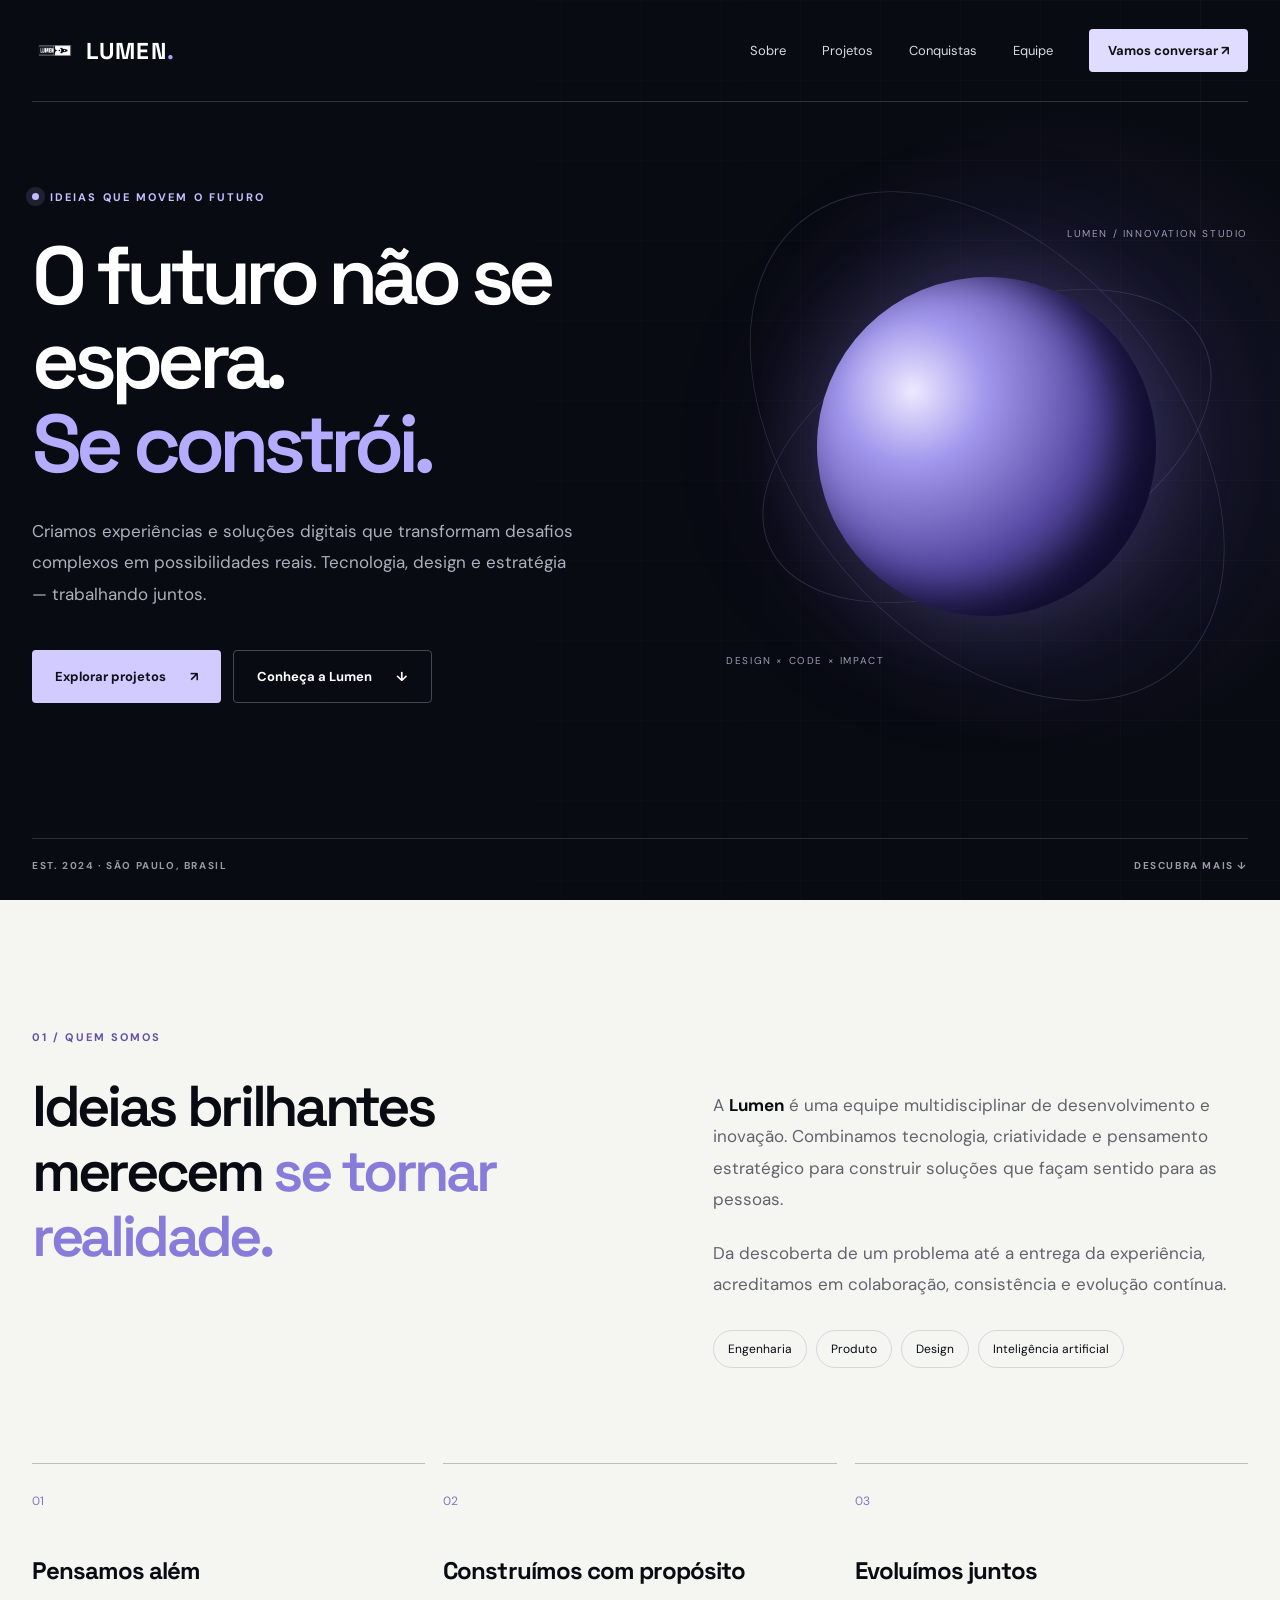
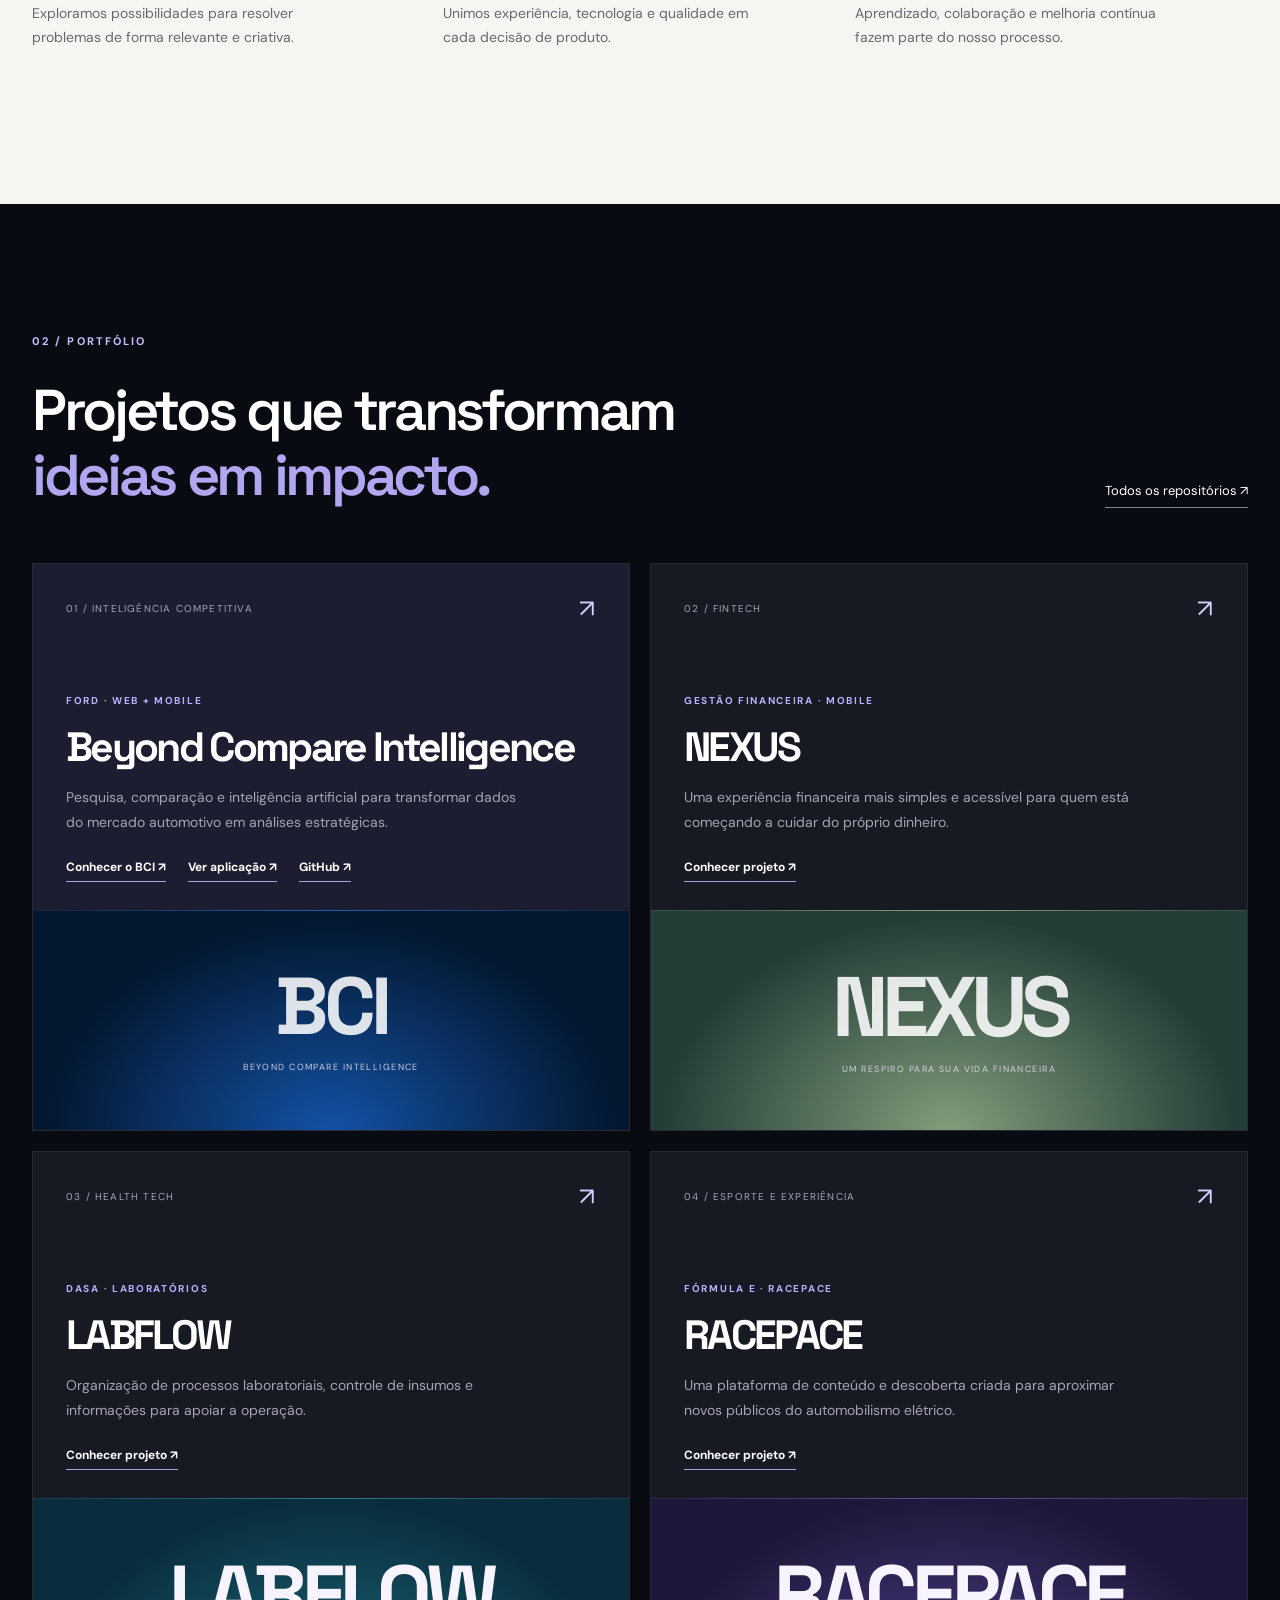
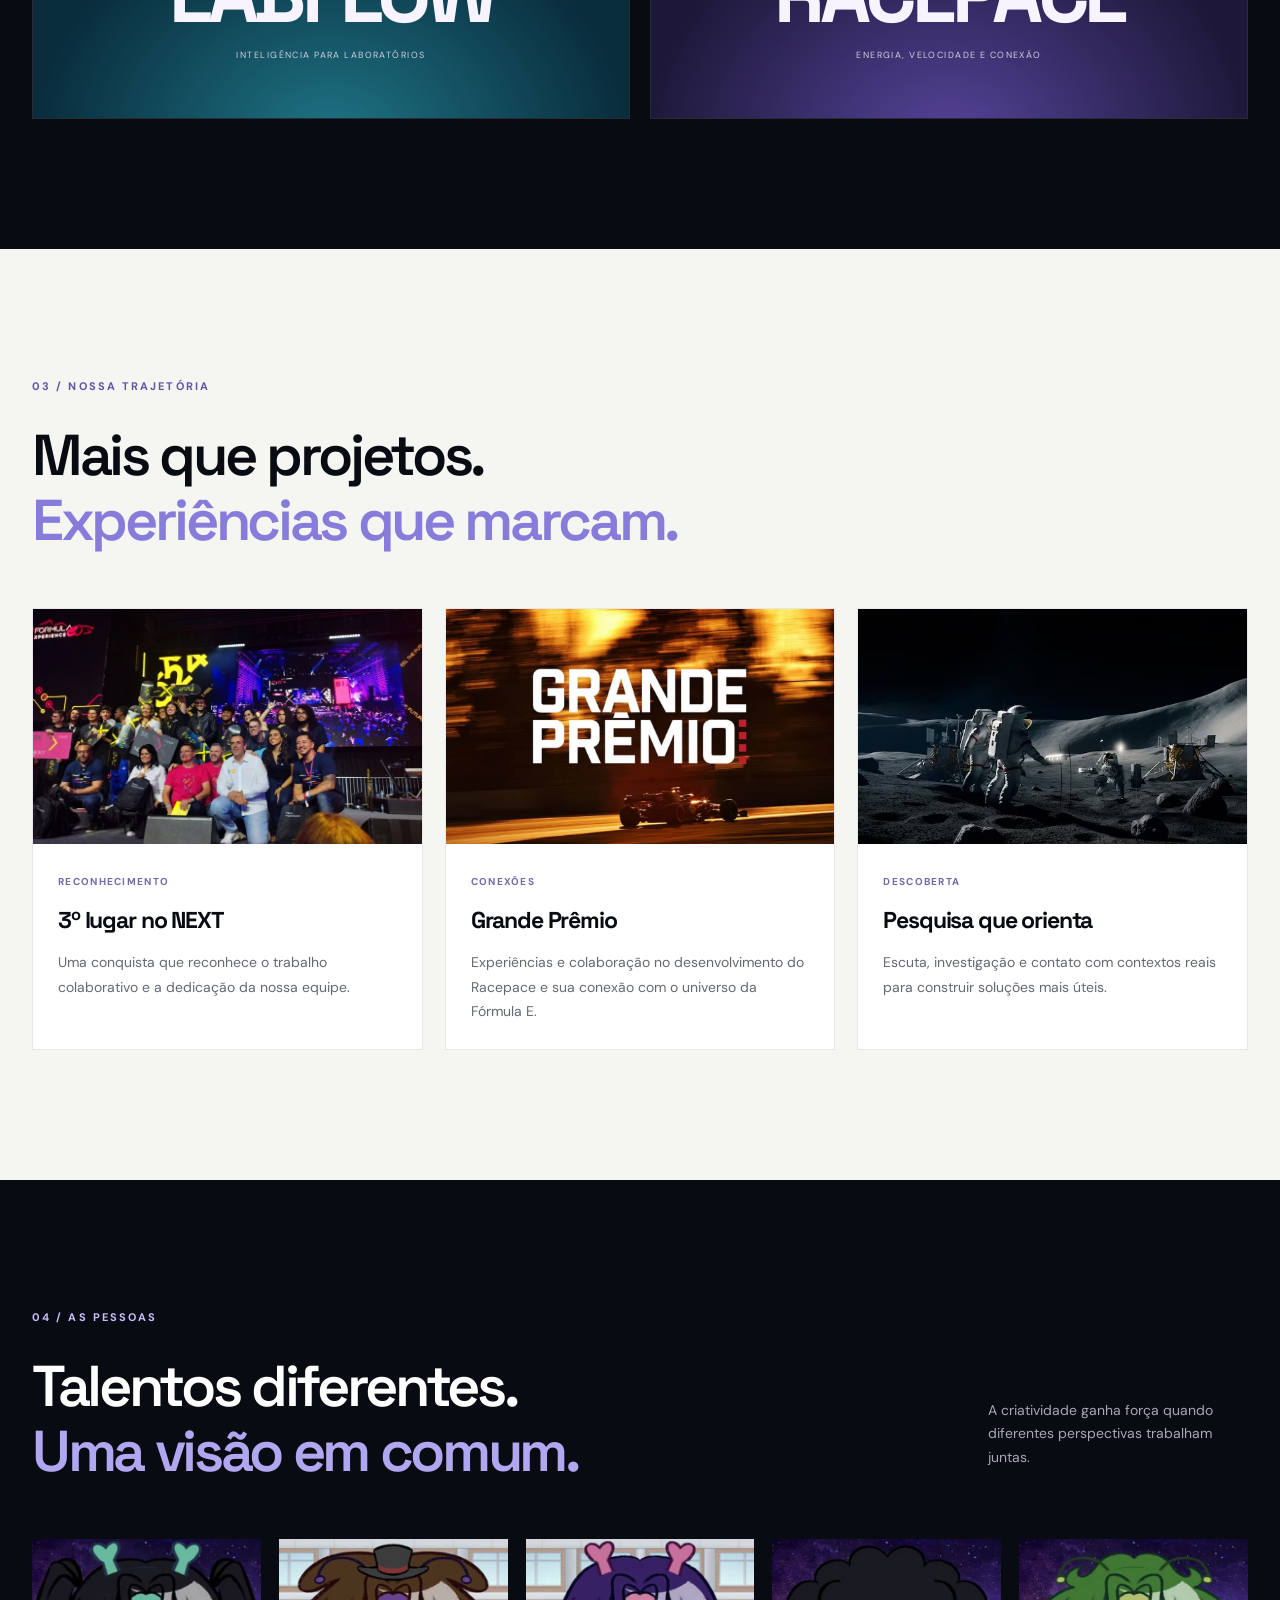
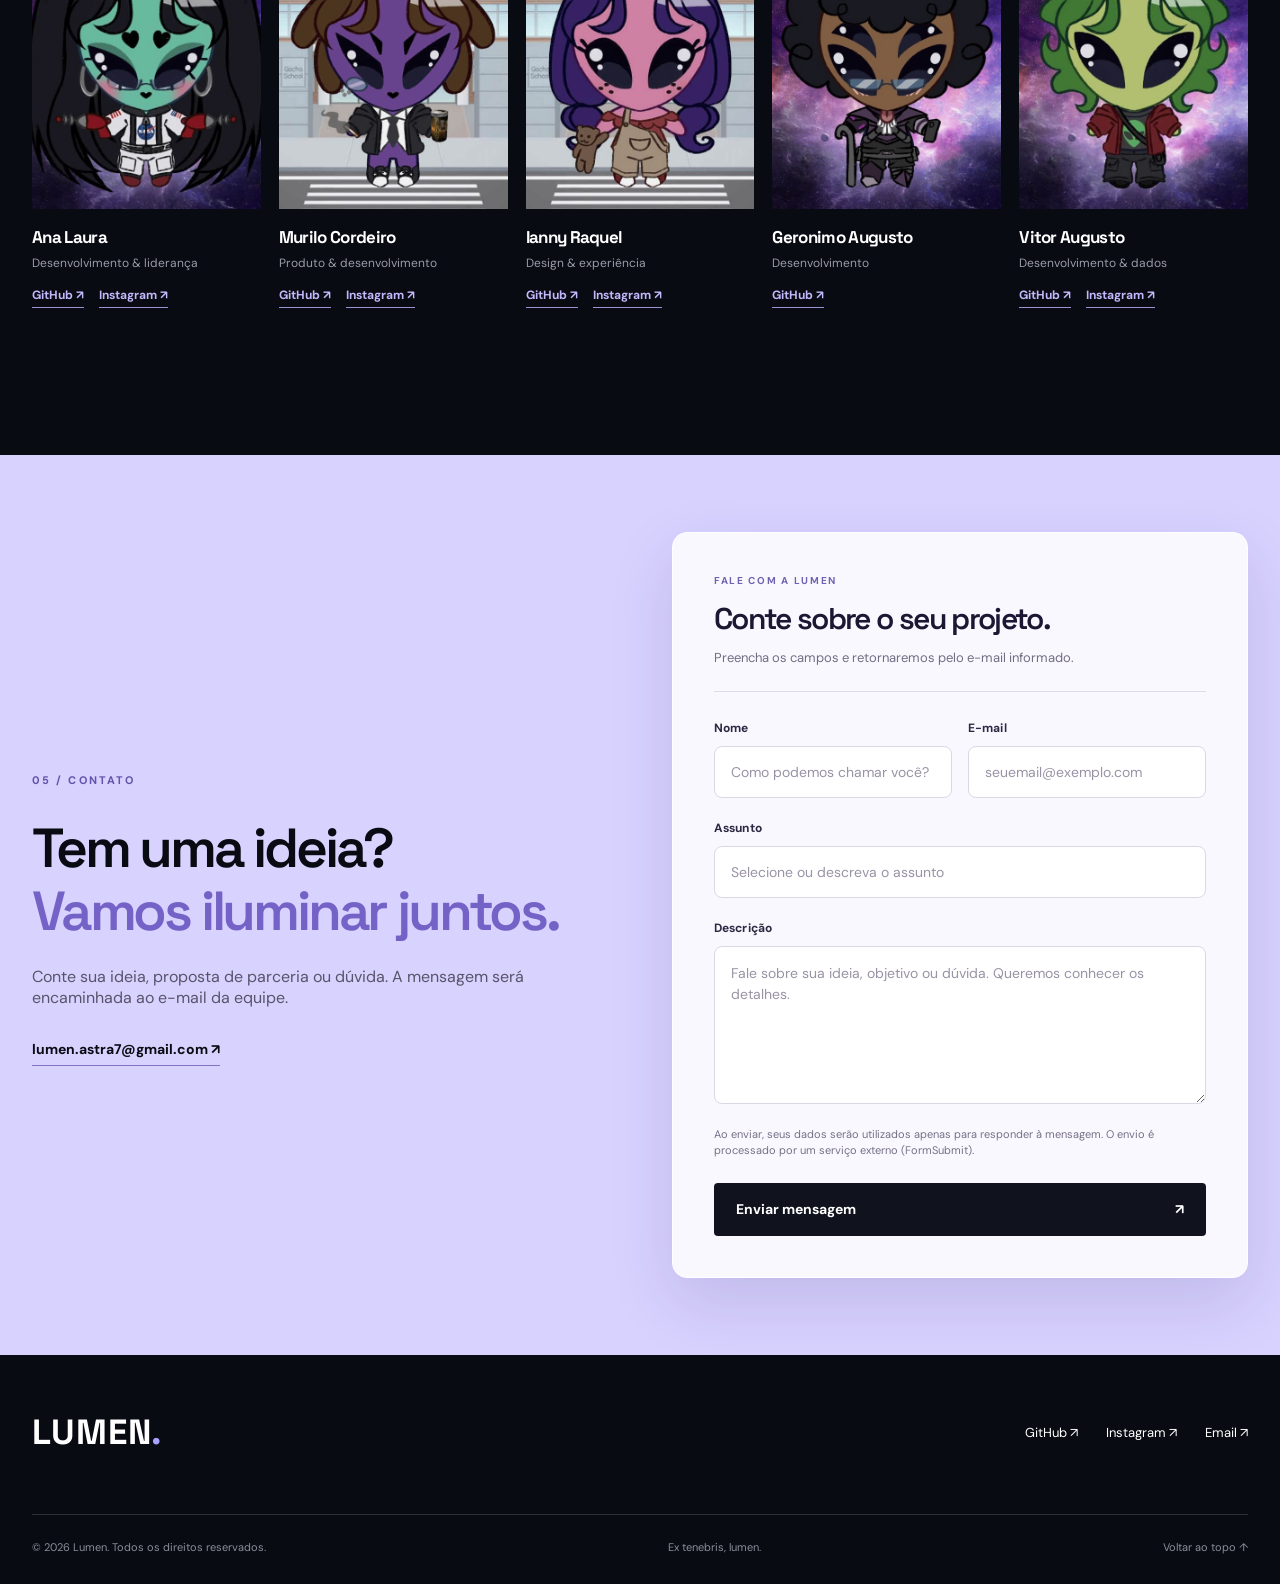
<file: index.html>
<!doctype html>
<html lang="pt-BR">
<head>
<meta charset="UTF-8"><meta name="viewport" content="width=device-width, initial-scale=1">
<meta name="theme-color" content="#090b13"><meta name="description" content="Lumen — desenvolvemos soluções digitais que conectam inovação, tecnologia e pessoas. Conheça nossos projetos e equipe.">
<meta property="og:title" content="Lumen — Tecnologia que ilumina possibilidades"><meta property="og:description" content="Design, engenharia e inovação aplicada em produtos digitais.">
<title>Lumen | Tecnologia que ilumina possibilidades</title><link rel="icon" href="assets/icon.png"><link rel="preconnect" href="https://fonts.googleapis.com"><link rel="preconnect" href="https://fonts.gstatic.com" crossorigin>
<link href="https://fonts.googleapis.com/css2?family=DM+Sans:wght@400;500;600;700&family=Space+Grotesk:wght@400;500;600;700&display=swap" rel="stylesheet"><link rel="stylesheet" href="style.css"><script src="script.js" defer></script>
</head>
<body>
<a class="skip" href="#principal">Pular para o conteúdo</a>
<header class="site-header" id="topo"><nav class="nav container" aria-label="Navegação principal"><a class="brand" href="#topo" aria-label="Lumen — início"><img src="assets/logo-lumen.png" alt="" /><span>LUMEN<span class="brand-dot">.</span></span></a><button class="menu-toggle" aria-expanded="false" aria-controls="nav-links" aria-label="Abrir menu"><span></span><span></span><span></span></button><div class="nav-links" id="nav-links"><a href="#sobre">Sobre</a><a href="#projetos">Projetos</a><a href="#conquistas">Conquistas</a><a href="#equipe">Equipe</a><a class="nav-contact" href="#contato">Vamos conversar <span aria-hidden="true">↗</span></a></div></nav></header>
<main id="principal">
<section class="hero section-dark" aria-labelledby="hero-title"><div class="hero-glow" aria-hidden="true"></div><div class="container hero-layout"><div class="hero-copy"><p class="eyebrow"><span class="signal"></span> IDEIAS QUE MOVEM O FUTURO</p><h1 id="hero-title">O futuro não se espera.<br><em>Se constrói.</em></h1><p class="hero-desc">Criamos experiências e soluções digitais que transformam desafios complexos em possibilidades reais. Tecnologia, design e estratégia — trabalhando juntos.</p><div class="hero-actions"><a class="btn btn-primary" href="#projetos">Explorar projetos <span aria-hidden="true">↗</span></a><a class="btn btn-outline" href="#sobre">Conheça a Lumen <span aria-hidden="true">↓</span></a></div></div><div class="hero-visual" aria-hidden="true"><div class="orbit orbit-a"></div><div class="orbit orbit-b"></div><div class="orb"></div><span class="visual-label label-top">LUMEN / INNOVATION STUDIO</span><span class="visual-label label-bottom">DESIGN × CODE × IMPACT</span></div></div><div class="container hero-foot"><span>EST. 2024 · SÃO PAULO, BRASIL</span><a href="#sobre">DESCUBRA MAIS <span aria-hidden="true">↓</span></a></div></section>
<section class="section section-about" id="sobre"><div class="container about-grid"><div><p class="eyebrow dark-eyebrow">01 / QUEM SOMOS</p><h2>Ideias brilhantes merecem <span>se tornar realidade.</span></h2></div><div class="about-body"><p>A <strong>Lumen</strong> é uma equipe multidisciplinar de desenvolvimento e inovação. Combinamos tecnologia, criatividade e pensamento estratégico para construir soluções que façam sentido para as pessoas.</p><p>Da descoberta de um problema até a entrega da experiência, acreditamos em colaboração, consistência e evolução contínua.</p><div class="pill-row"><span>Engenharia</span><span>Produto</span><span>Design</span><span>Inteligência artificial</span></div></div></div><div class="container values-grid"><article class="value-card"><span class="value-number">01</span><h3>Pensamos além</h3><p>Exploramos possibilidades para resolver problemas de forma relevante e criativa.</p></article><article class="value-card"><span class="value-number">02</span><h3>Construímos com propósito</h3><p>Unimos experiência, tecnologia e qualidade em cada decisão de produto.</p></article><article class="value-card"><span class="value-number">03</span><h3>Evoluímos juntos</h3><p>Aprendizado, colaboração e melhoria contínua fazem parte do nosso processo.</p></article></div></section>
<section class="section section-projects section-dark" id="projetos"><div class="container"><div class="section-heading"><div><p class="eyebrow">02 / PORTFÓLIO</p><h2>Projetos que transformam <span>ideias em impacto.</span></h2></div><a class="text-link" href="https://github.com/orgs/LUMEN-7/repositories" target="_blank" rel="noopener noreferrer">Todos os repositórios <span aria-hidden="true">↗</span></a></div><div class="projects-grid">
<article class="project-card featured"><div class="project-top"><span class="project-index">01 / INTELIGÊNCIA COMPETITIVA</span><span class="project-arrow" aria-hidden="true">↗</span></div><div class="project-copy"><span class="project-tag">FORD · WEB + MOBILE</span><h3>Beyond Compare Intelligence</h3><p>Pesquisa, comparação e inteligência artificial para transformar dados do mercado automotivo em análises estratégicas.</p><div class="project-links"><a href="bci/">Conhecer o BCI ↗</a><a href="https://beyond-compare.vercel.app/" target="_blank" rel="noopener noreferrer">Ver aplicação ↗</a><a href="https://github.com/LUMEN-7/BCI" target="_blank" rel="noopener noreferrer">GitHub ↗</a></div></div><div class="project-art art-bci" aria-hidden="true"><span>BCI</span><small>BEYOND COMPARE INTELLIGENCE</small></div></article>
<article class="project-card"><div class="project-top"><span class="project-index">02 / FINTECH</span><span class="project-arrow" aria-hidden="true">↗</span></div><div class="project-copy"><span class="project-tag">GESTÃO FINANCEIRA · MOBILE</span><h3>NEXUS</h3><p>Uma experiência financeira mais simples e acessível para quem está começando a cuidar do próprio dinheiro.</p><div class="project-links"><a href="https://github.com/LUMEN-7/NEXUS" target="_blank" rel="noopener noreferrer">Conhecer projeto ↗</a></div></div><div class="project-art art-nexus" aria-hidden="true"><span>NEXUS</span><small>UM RESPIRO PARA SUA VIDA FINANCEIRA</small></div></article>
<article class="project-card"><div class="project-top"><span class="project-index">03 / HEALTH TECH</span><span class="project-arrow" aria-hidden="true">↗</span></div><div class="project-copy"><span class="project-tag">DASA · LABORATÓRIOS</span><h3>LABFLOW</h3><p>Organização de processos laboratoriais, controle de insumos e informações para apoiar a operação.</p><div class="project-links"><a href="https://dasa-labflow.vercel.app/" target="_blank" rel="noopener noreferrer">Conhecer projeto ↗</a></div></div><div class="project-art art-labflow" aria-hidden="true"><span>LABFLOW</span><small>INTELIGÊNCIA PARA LABORATÓRIOS</small></div></article>
<article class="project-card"><div class="project-top"><span class="project-index">04 / ESPORTE E EXPERIÊNCIA</span><span class="project-arrow" aria-hidden="true">↗</span></div><div class="project-copy"><span class="project-tag">FÓRMULA E · RACEPACE</span><h3>RACEPACE</h3><p>Uma plataforma de conteúdo e descoberta criada para aproximar novos públicos do automobilismo elétrico.</p><div class="project-links"><a href="https://fast-pace-nine.vercel.app/" target="_blank" rel="noopener noreferrer">Conhecer projeto ↗</a></div></div><div class="project-art art-race" aria-hidden="true"><span>RACEPACE</span><small>ENERGIA, VELOCIDADE E CONEXÃO</small></div></article>
</div></div></section>
<section class="section section-highlights" id="conquistas"><div class="container"><div class="section-heading"><div><p class="eyebrow dark-eyebrow">03 / NOSSA TRAJETÓRIA</p><h2>Mais que projetos.<br><span>Experiências que marcam.</span></h2></div></div><div class="highlights-grid"><article class="highlight"><img src="assets/terceiro.jpg" alt="Equipe em premiação do Next" loading="lazy"><div class="highlight-body"><span>RECONHECIMENTO</span><h3>3º lugar no NEXT</h3><p>Uma conquista que reconhece o trabalho colaborativo e a dedicação da nossa equipe.</p></div></article><article class="highlight"><img src="assets/grandePremio.jpg" alt="Registro do projeto com Grande Prêmio" loading="lazy"><div class="highlight-body"><span>CONEXÕES</span><h3>Grande Prêmio</h3><p>Experiências e colaboração no desenvolvimento do Racepace e sua conexão com o universo da Fórmula E.</p></div></article><article class="highlight"><img src="assets/pesquisa.jpg" alt="Equipe realizando pesquisa de campo" loading="lazy"><div class="highlight-body"><span>DESCOBERTA</span><h3>Pesquisa que orienta</h3><p>Escuta, investigação e contato com contextos reais para construir soluções mais úteis.</p></div></article></div></div></section>
<section class="section section-team section-dark" id="equipe"><div class="container"><div class="section-heading"><div><p class="eyebrow">04 / AS PESSOAS</p><h2>Talentos diferentes.<br><span>Uma visão em comum.</span></h2></div><p class="section-intro">A criatividade ganha força quando diferentes perspectivas trabalham juntas.</p></div><div class="team-grid">
<article class="member"><img src="assets/Lana.jpeg" alt="Ana Laura Torres Loureiro" loading="lazy"><div><h3>Ana Laura</h3><p>Desenvolvimento & liderança</p><div class="member-links"><a href="https://github.com/AnaTorresLoureiro" target="_blank" rel="noopener noreferrer" aria-label="GitHub de Ana Laura">GitHub ↗</a><a href="https://www.instagram.com/_lana.007_/" target="_blank" rel="noopener noreferrer" aria-label="Instagram de Ana Laura">Instagram ↗</a></div></div></article>
<article class="member"><img src="assets/muri.jpeg" alt="Murilo Cordeiro Ferreira" loading="lazy"><div><h3>Murilo Cordeiro</h3><p>Produto & desenvolvimento</p><div class="member-links"><a href="https://github.com/MuriloCngp" target="_blank" rel="noopener noreferrer" aria-label="GitHub de Murilo">GitHub ↗</a><a href="https://www.instagram.com/muh_ngp/" target="_blank" rel="noopener noreferrer" aria-label="Instagram de Murilo">Instagram ↗</a></div></div></article>
<article class="member"><img src="assets/ianny.jpeg" alt="Ianny Raquel Ferreira de Souza" loading="lazy"><div><h3>Ianny Raquel</h3><p>Design & experiência</p><div class="member-links"><a href="https://github.com/iannyrfs" target="_blank" rel="noopener noreferrer" aria-label="GitHub de Ianny">GitHub ↗</a><a href="https://www.instagram.com/iannyrfs/" target="_blank" rel="noopener noreferrer" aria-label="Instagram de Ianny">Instagram ↗</a></div></div></article>
<article class="member"><img src="assets/GG.jpeg" alt="Geronimo Augusto Nascimento Santos" loading="lazy"><div><h3>Geronimo Augusto</h3><p>Desenvolvimento</p><div class="member-links"><a href="https://github.com/Geronimo-augusto" target="_blank" rel="noopener noreferrer" aria-label="GitHub de Geronimo">GitHub ↗</a></div></div></article>
<article class="member"><img src="assets/vitter.jpeg" alt="Vitor Augusto França de Oliveira" loading="lazy"><div><h3>Vitor Augusto</h3><p>Desenvolvimento & dados</p><div class="member-links"><a href="https://github.com/Vitorr-AF" target="_blank" rel="noopener noreferrer" aria-label="GitHub de Vitor">GitHub ↗</a><a href="https://www.instagram.com/6vitor.9/" target="_blank" rel="noopener noreferrer" aria-label="Instagram de Vitor">Instagram ↗</a></div></div></article>
</div></div></section>
<section class="contact-section" id="contato"><div class="container contact-layout contact-layout--form"><div class="contact-copy"><p class="eyebrow dark-eyebrow">05 / CONTATO</p><h2>Tem uma ideia?<br><span>Vamos iluminar juntos.</span></h2><p>Conte sua ideia, proposta de parceria ou dúvida. A mensagem será encaminhada ao e-mail da equipe.</p><a class="contact-email" href="mailto:lumen.astra7@gmail.com">lumen.astra7@gmail.com ↗</a></div><form class="contact-form" aria-label="Formulário de contato da Lumen" action="https://formsubmit.co/ajax/lumen.astra7@gmail.com" method="POST"><input type="hidden" name="_subject" value="Novo contato pelo site da Lumen"><input type="hidden" name="_template" value="table"><input type="text" name="_honey" tabindex="-1" autocomplete="off" aria-hidden="true" class="honeypot"><div class="form-intro"><span class="form-kicker">FALE COM A LUMEN</span><h3>Conte sobre o seu projeto.</h3><p>Preencha os campos e retornaremos pelo e-mail informado.</p></div><div class="form-grid"><div class="field"><label for="contact-name">Nome</label><input id="contact-name" name="Nome" type="text" autocomplete="name" maxlength="120" placeholder="Como podemos chamar você?" required></div><div class="field"><label for="contact-email">E-mail</label><input id="contact-email" name="email" type="email" autocomplete="email" maxlength="254" placeholder="seuemail@exemplo.com" required></div></div><div class="field"><label for="contact-subject">Assunto</label><input id="contact-subject" name="Assunto" type="text" maxlength="160" placeholder="Selecione ou descreva o assunto" required></div><div class="field"><label for="contact-message">Descrição</label><textarea id="contact-message" name="Mensagem" rows="5" minlength="10" maxlength="5000" placeholder="Fale sobre sua ideia, objetivo ou dúvida. Queremos conhecer os detalhes." required></textarea></div><p class="form-help">Ao enviar, seus dados serão utilizados apenas para responder à mensagem. O envio é processado por um serviço externo (FormSubmit).</p><button class="btn btn-dark" type="submit">Enviar mensagem <span aria-hidden="true">↗</span></button><p id="form-feedback" class="form-feedback" role="status" aria-live="polite" hidden></p></form></div></section>
</main>
<footer class="footer"><div class="container footer-top"><a href="#topo" class="footer-brand">LUMEN<span>.</span></a><div><a href="https://github.com/LUMEN-7" target="_blank" rel="noopener noreferrer">GitHub ↗</a><a href="https://www.instagram.com/lumen.adastra/" target="_blank" rel="noopener noreferrer">Instagram ↗</a><a href="mailto:lumen.astra7@gmail.com">Email ↗</a></div></div><div class="container footer-bottom"><span>© <span id="year">2026</span> Lumen. Todos os direitos reservados.</span><span>Ex tenebris, lumen.</span><a href="#topo">Voltar ao topo ↑</a></div></footer>
</body></html>
</file>
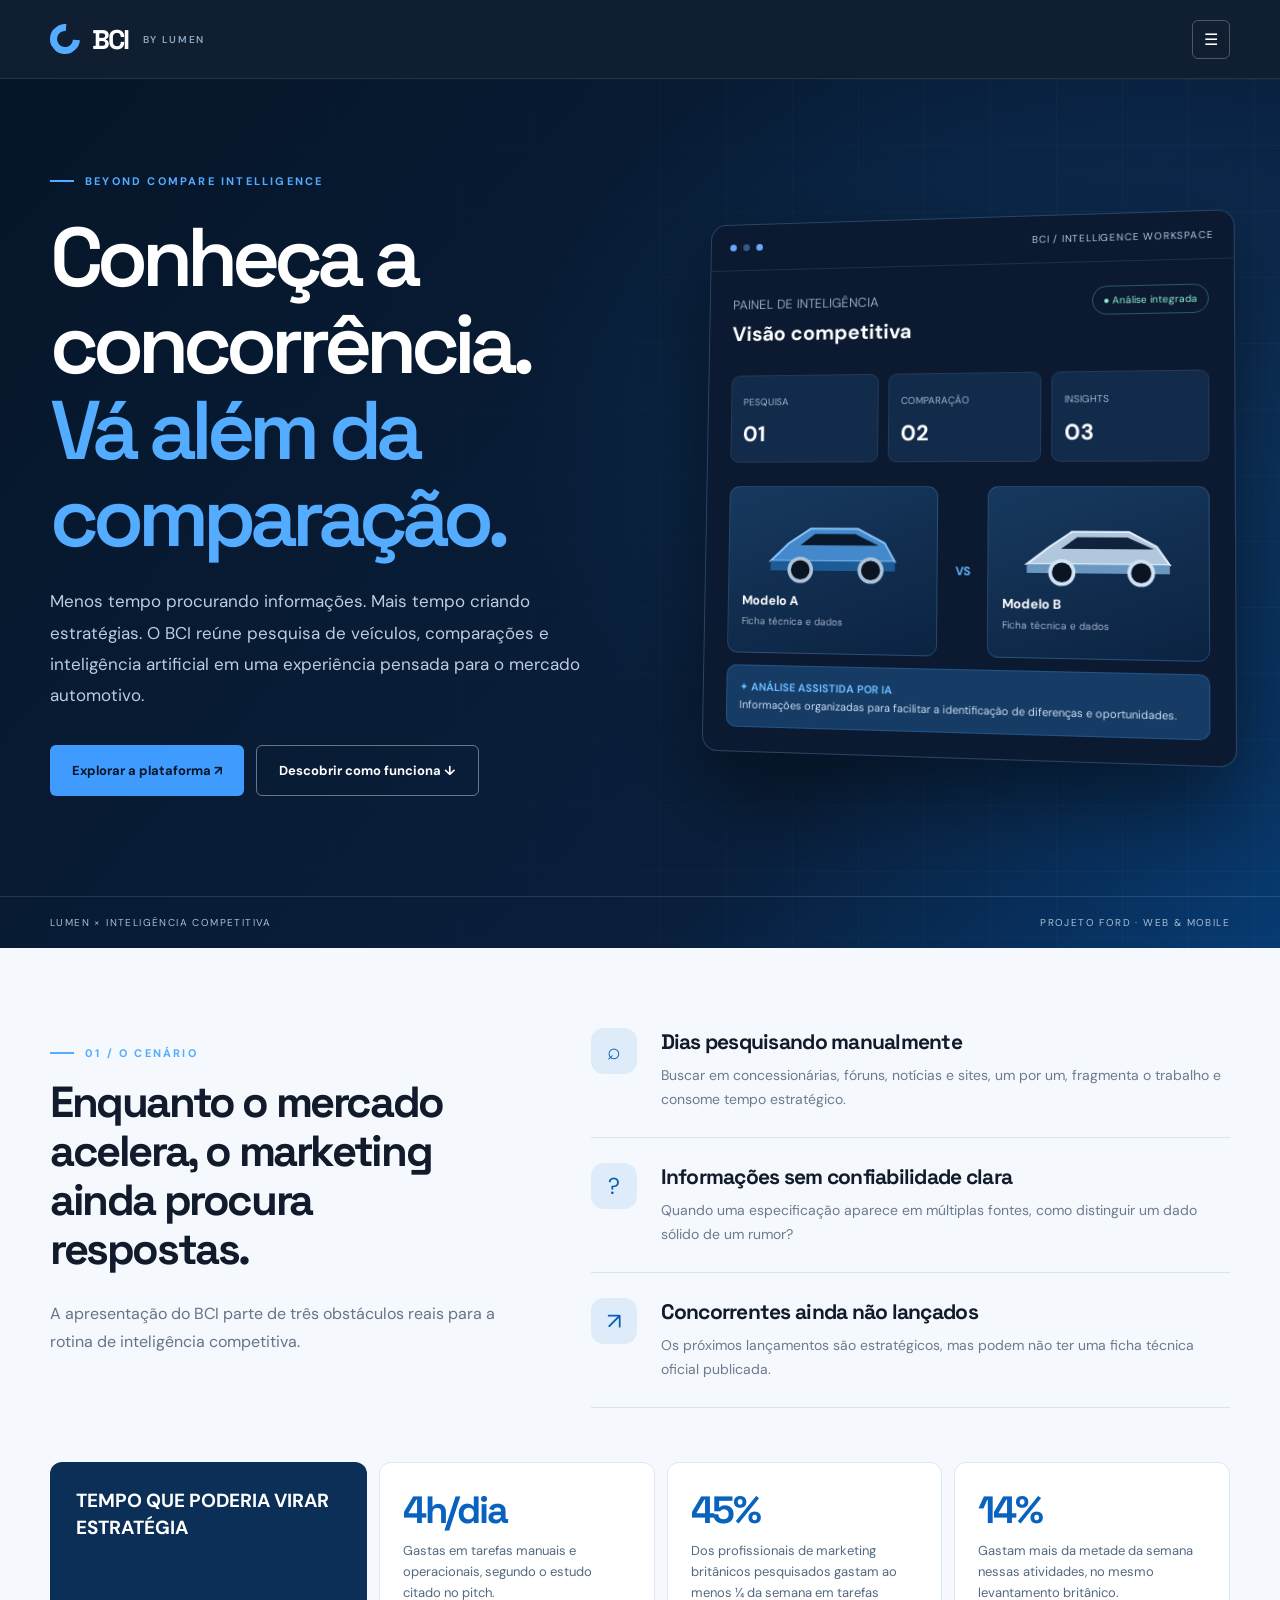
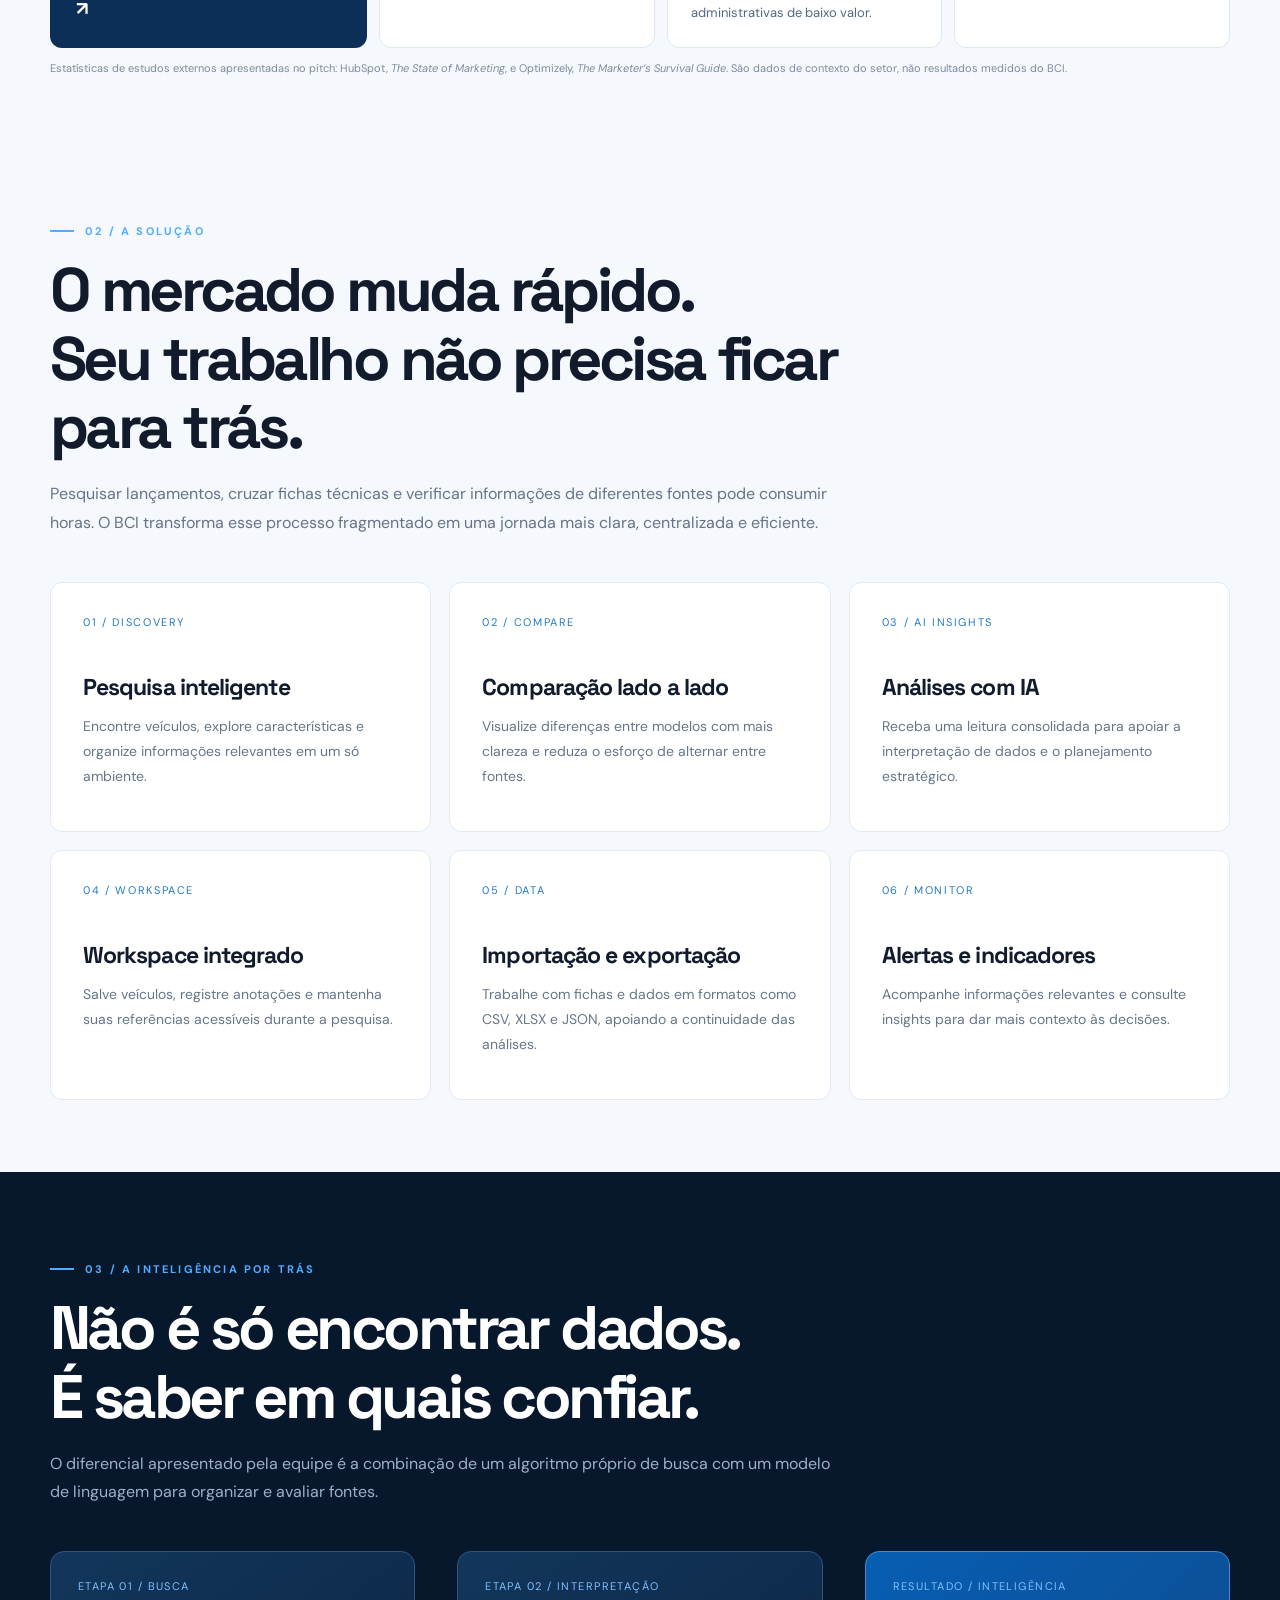
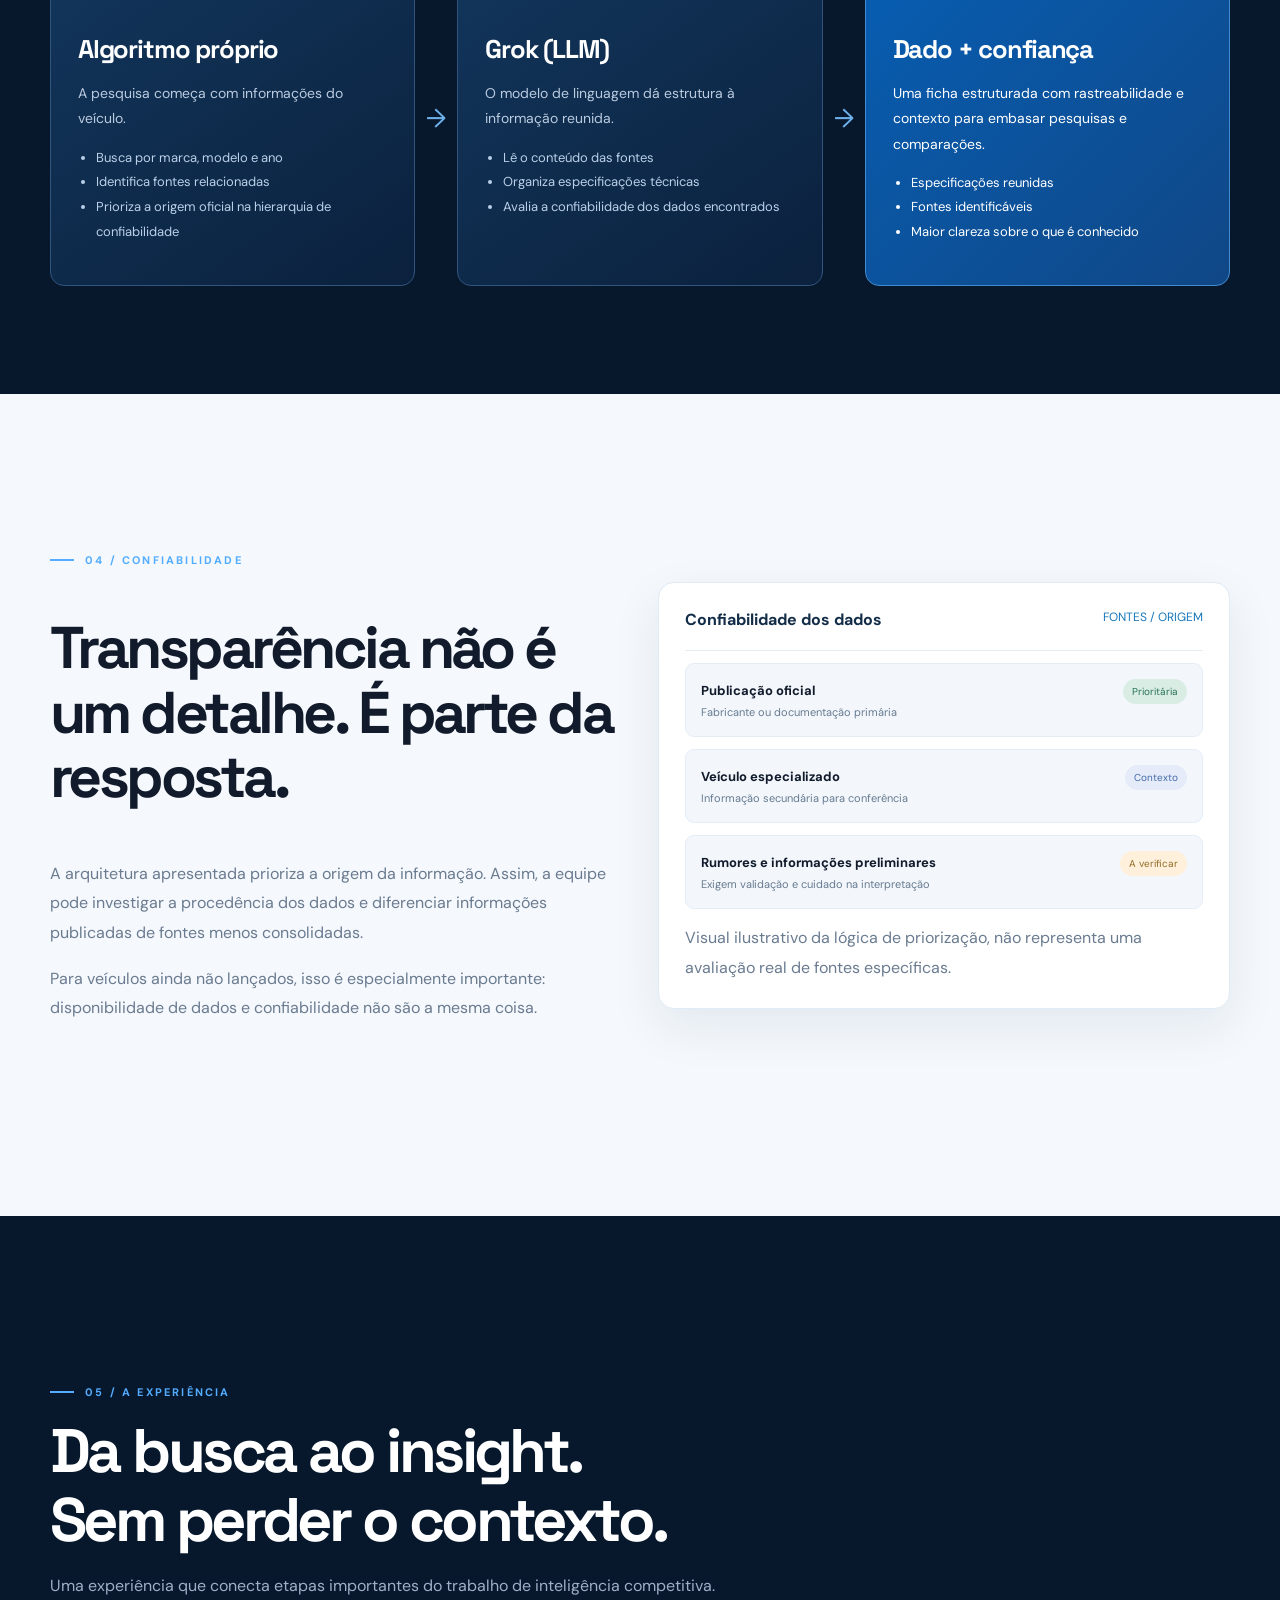
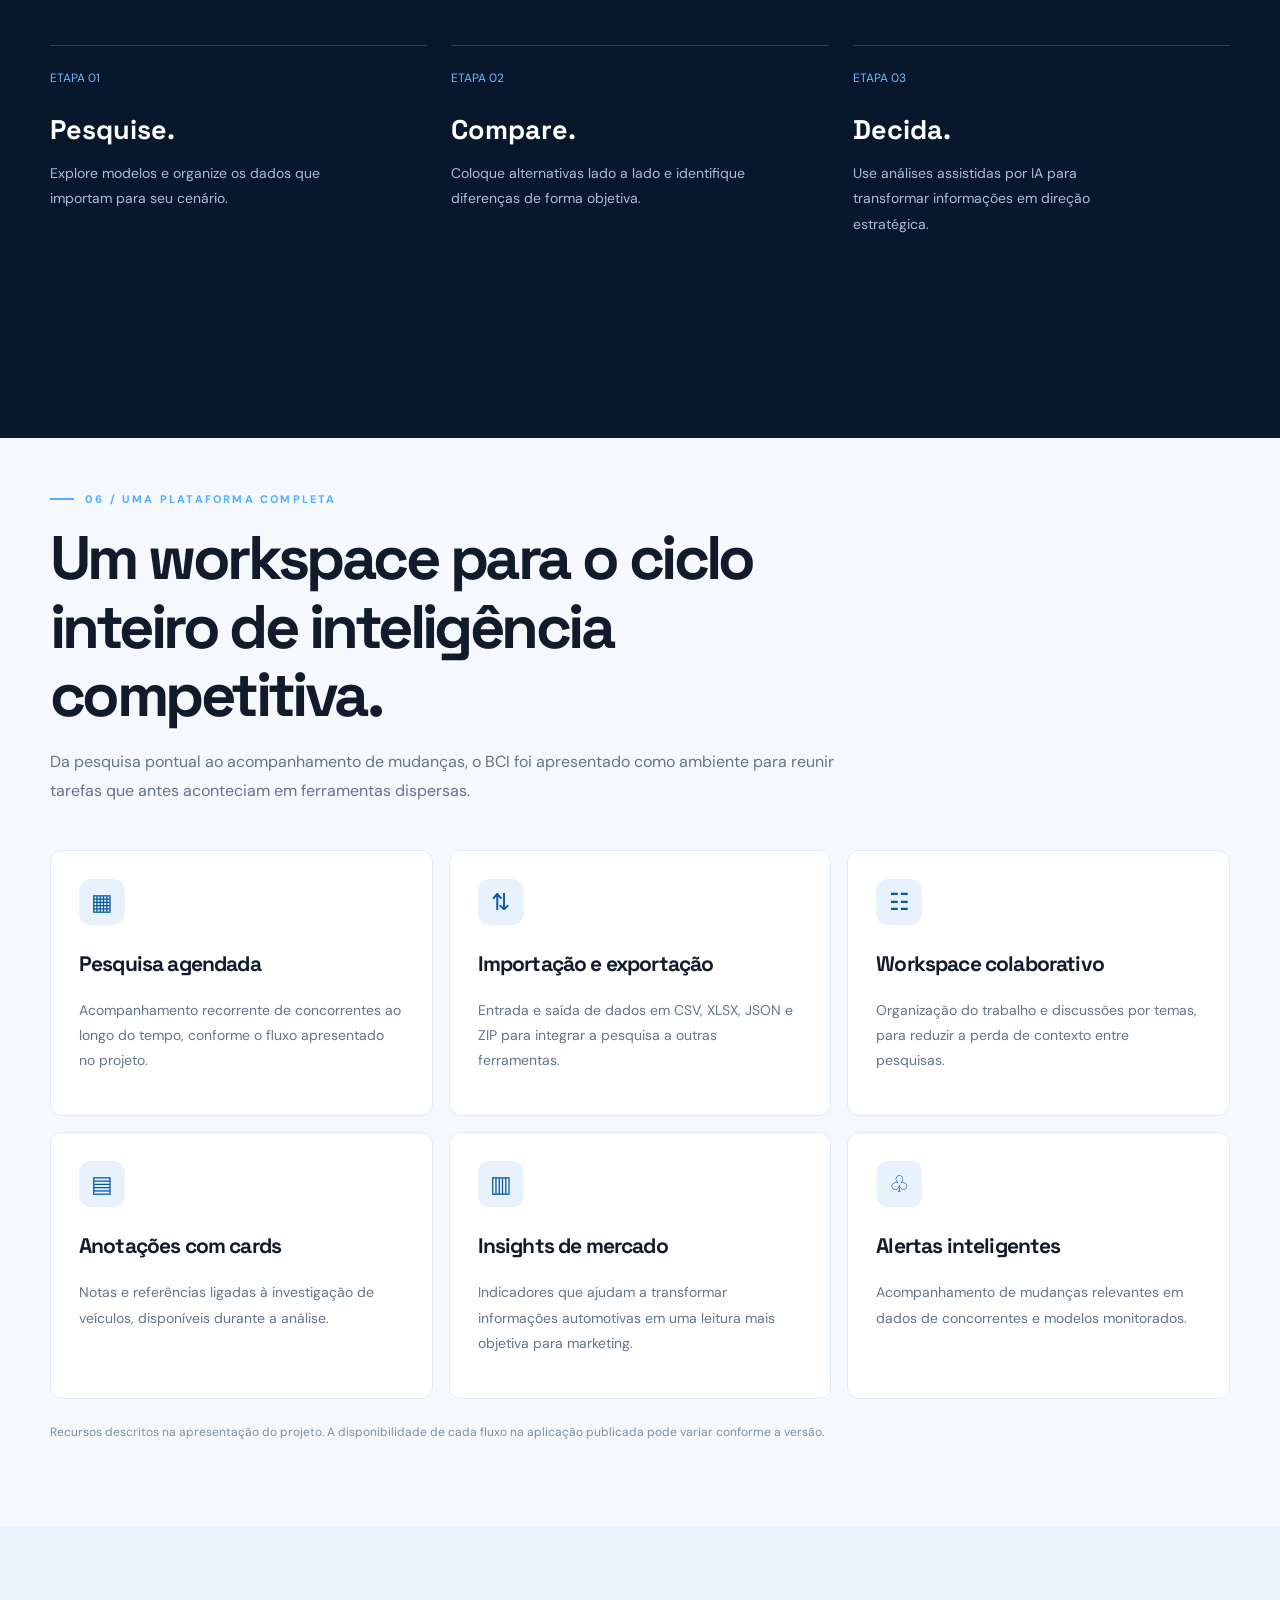
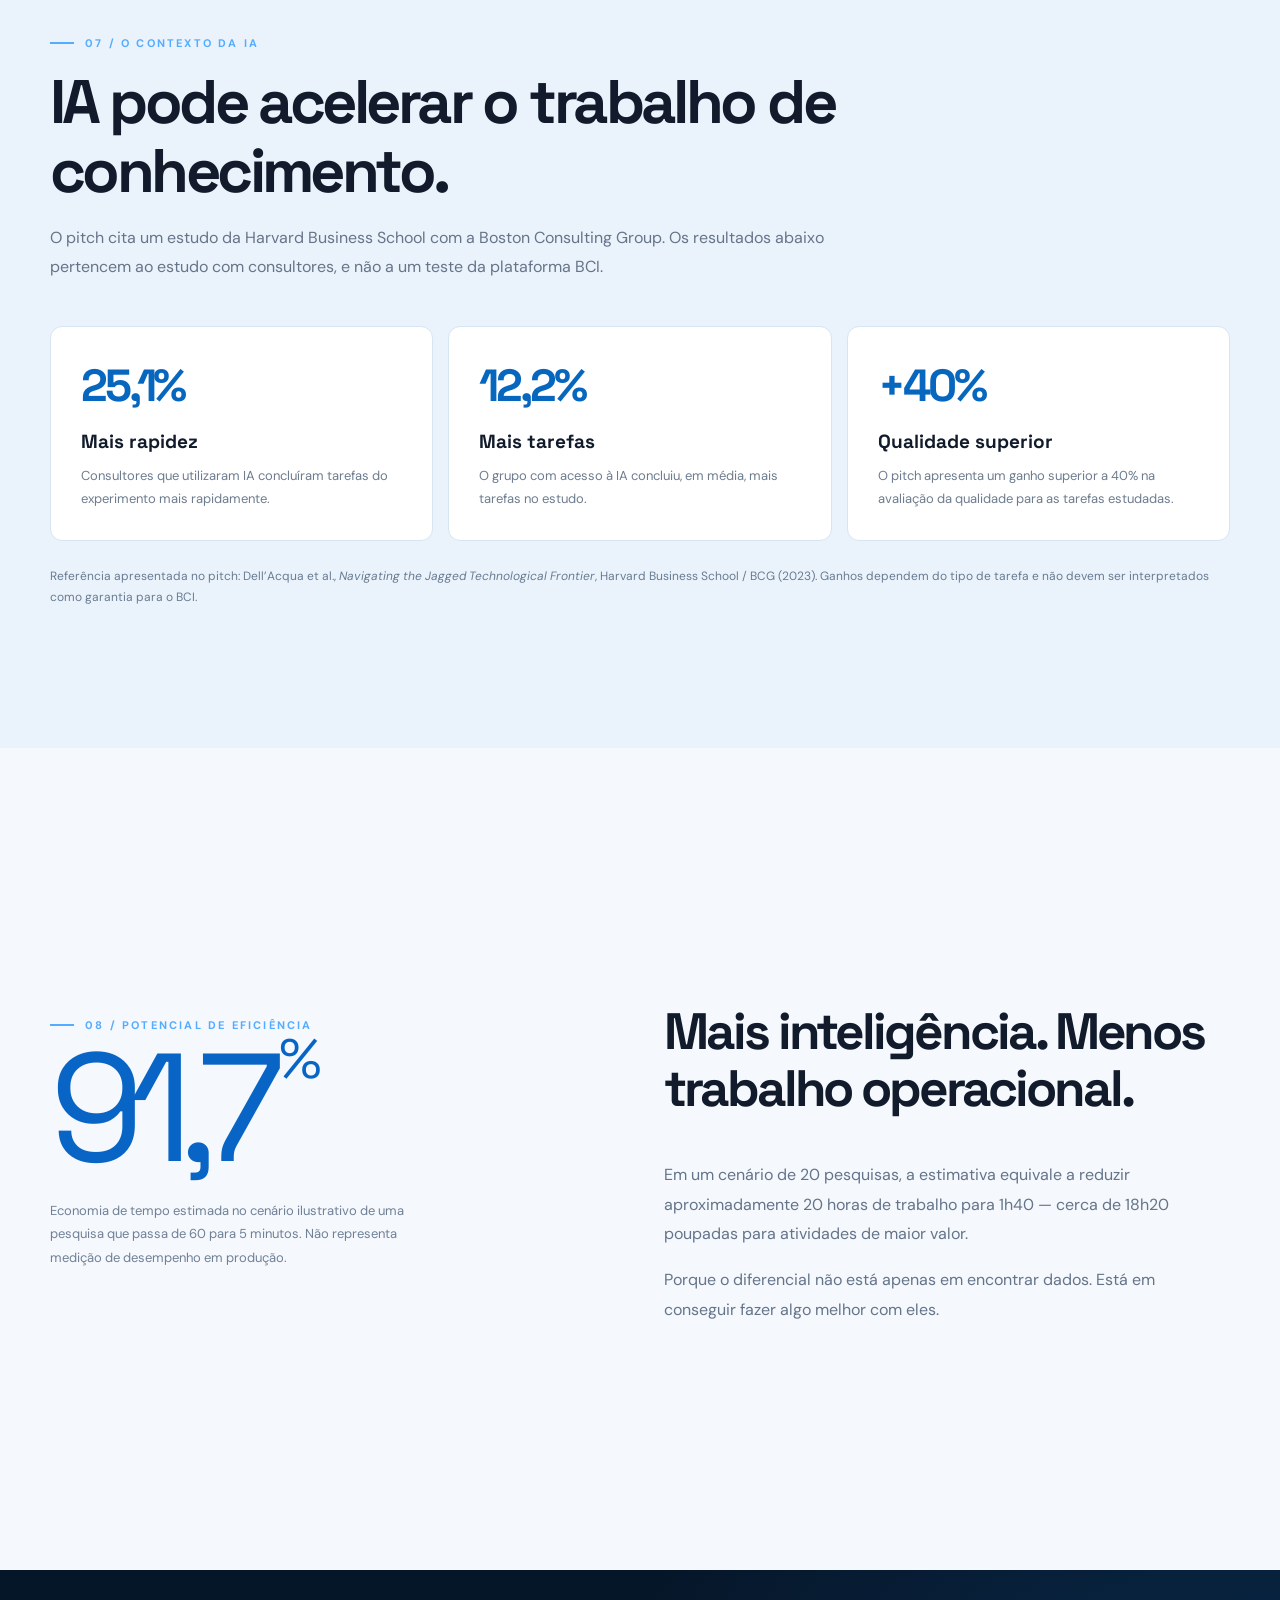
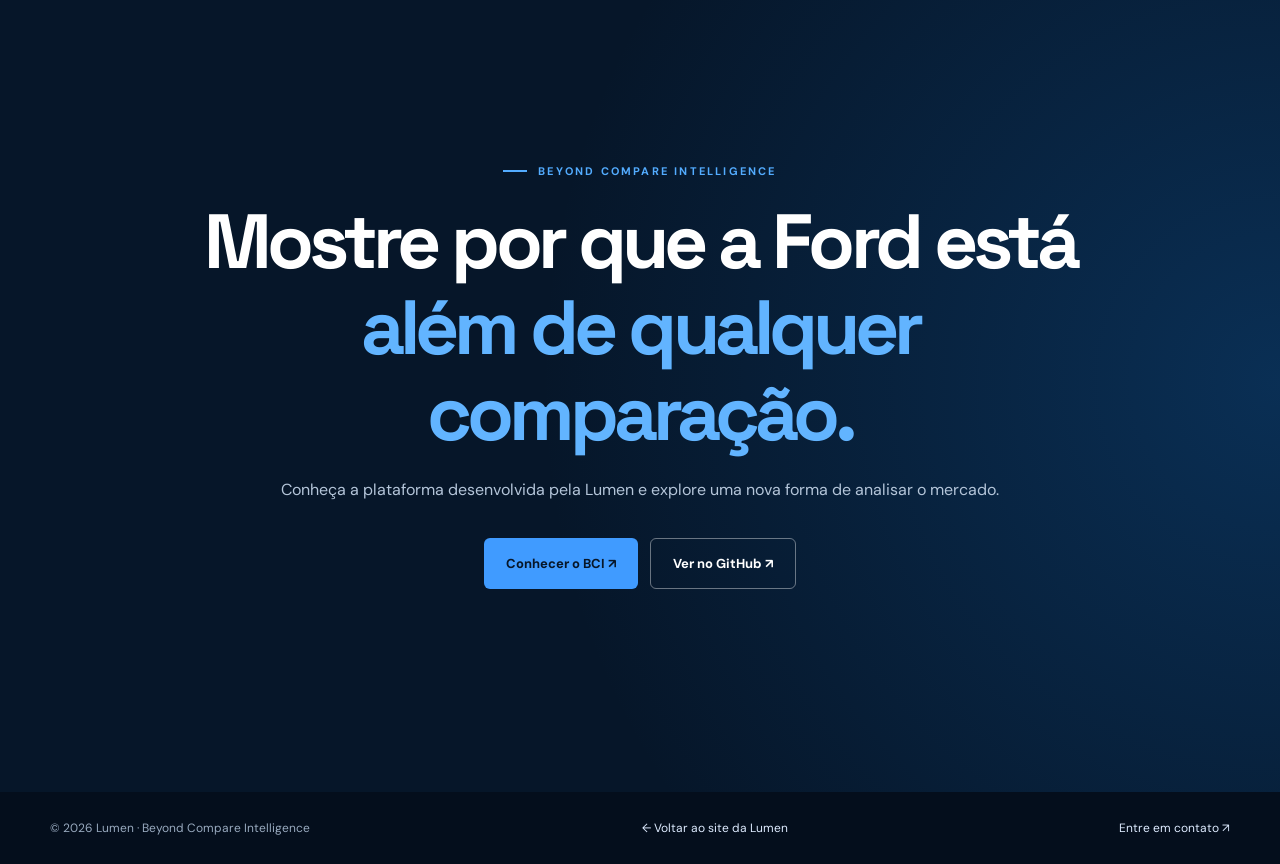
<file: bci/index.html>
<!doctype html>
<html lang="pt-BR">
<head>
<meta charset="UTF-8">
<meta name="viewport" content="width=device-width, initial-scale=1">
<meta name="theme-color" content="#071528">
<meta name="description" content="BCI — Beyond Compare Intelligence. Inteligência competitiva para o mercado automotivo, com pesquisa, comparação e análises assistidas por IA. Um projeto Lumen.">
<meta property="og:title" content="BCI | Beyond Compare Intelligence">
<meta property="og:description" content="Muito além da comparação. Inteligência competitiva para decisões melhores.">
<title>BCI — Beyond Compare Intelligence | Lumen</title>
<link rel="icon" href="../assets/icon.png">
<link rel="preconnect" href="https://fonts.googleapis.com"><link rel="preconnect" href="https://fonts.gstatic.com" crossorigin>
<link href="https://fonts.googleapis.com/css2?family=DM+Sans:wght@400;500;600;700&family=Space+Grotesk:wght@400;500;600;700&display=swap" rel="stylesheet">
<style>
:root{--navy:#061629;--deep:#081d39;--blue:#0562d2;--sky:#53acff;--ink:#111b2b;--light:#f5f8fc;--muted:#a5b5c9;--white:#fff}
*{box-sizing:border-box}html{scroll-behavior:smooth;scroll-padding-top:94px}body{margin:0;background:var(--light);color:var(--ink);font-family:"DM Sans",sans-serif;-webkit-font-smoothing:antialiased}body,button,a{font-synthesis:none}a{text-decoration:none;color:inherit}button{font:inherit}a:focus-visible,button:focus-visible{outline:3px solid #53acff;outline-offset:4px}.wrap{width:min(1180px,calc(100% - 48px));margin:auto}.skip{position:absolute;top:-100px;left:16px;padding:12px;background:#fff;z-index:50}.skip:focus{top:10px}
header{position:sticky;top:0;z-index:30;background:#061629f5;border-bottom:1px solid #ffffff17;backdrop-filter:blur(16px)}.nav{height:78px;display:flex;align-items:center;justify-content:space-between;gap:24px}.mark{font-family:"Space Grotesk",sans-serif;display:flex;align-items:center;gap:12px;color:#fff;font-size:27px;font-weight:700;letter-spacing:-.08em}.mark i{display:block;width:30px;height:30px;border:7px solid var(--sky);border-right-color:transparent;border-radius:50%;transform:rotate(-40deg)}.mark small{font-family:"DM Sans",sans-serif;font-size:10px;letter-spacing:.17em;font-weight:600;color:#8ca7c4;margin-left:3px}.nav-links{display:flex;align-items:center;gap:26px;color:#c3d1e2;font-size:13px;font-weight:700}.nav-links a:hover{color:#fff}.nav-links .nav-cta{padding:12px 18px;background:#fff;color:var(--navy);border-radius:6px}.menu{display:none;background:transparent;color:#fff;border:1px solid #ffffff40;padding:8px 11px;border-radius:6px}
.hero{background:radial-gradient(ellipse 60% 70% at 85% 40%,#11478085,transparent 75%),linear-gradient(132deg,#061629,#091f3c 70%,#073b73);color:#fff;position:relative;overflow:hidden}.hero:after{content:"";position:absolute;inset:0;pointer-events:none;background:linear-gradient(#ffffff07 1px,transparent 1px),linear-gradient(90deg,#ffffff07 1px,transparent 1px);background-size:66px 66px;mask-image:linear-gradient(90deg,transparent,black)}.hero-inner{position:relative;z-index:1;min-height:min(800px,calc(100svh - 78px));display:grid;grid-template-columns:1.05fr .95fr;align-items:center;gap:55px;padding-top:95px;padding-bottom:100px}.eyebrow{display:flex;align-items:center;gap:11px;font-size:11px;letter-spacing:.2em;font-weight:700;color:var(--sky);text-transform:uppercase}.eyebrow:before{content:"";width:24px;height:2px;background:currentColor}.hero h1,h2,h3{font-family:"Space Grotesk",sans-serif}.hero h1{font-size:clamp(54px,6.5vw,96px);line-height:1.04;letter-spacing:-.072em;font-weight:600;margin:26px 0}.hero h1 em{font-style:normal;color:var(--sky)}.hero p.desc{color:#bdcce0;font-size:17px;line-height:1.85;max-width:570px}.actions{display:flex;flex-wrap:wrap;gap:12px;margin-top:33px}.button{display:inline-flex;align-items:center;justify-content:center;gap:18px;padding:16px 22px;font-size:13px;font-weight:700;border-radius:6px;transition:transform .2s,background .2s}.button:hover{transform:translateY(-3px)}.primary{background:#409bff;color:#071628}.primary:hover{background:#6bb6ff}.secondary{border:1px solid #ffffff65;color:#fff}.secondary:hover{background:#ffffff12}
.dashboard{background:#0b1a31;border:1px solid #699cd552;border-radius:16px;box-shadow:0 35px 90px #0008;transform:perspective(1200px) rotateY(-8deg) rotateX(3deg);overflow:hidden;max-width:540px}.dash-top{padding:17px 20px;display:flex;gap:7px;align-items:center;border-bottom:1px solid #ffffff18;color:#b2c7e2;font-size:10px;letter-spacing:.14em}.dot{width:7px;height:7px;border-radius:50%;background:#68aafa}.dot:nth-child(2){background:#335c8b}.dash-top span:last-child{margin-left:auto}.dash-body{padding:24px}.dash-heading{display:flex;justify-content:space-between;align-items:start;gap:12px}.dash-heading strong{display:block;color:#fff;font-size:21px;margin:7px 0 5px}.dash-heading small{color:#8fa3bf}.status{border:1px solid #57c9aa60;color:#8ef0cc;border-radius:50px;font-size:10px;padding:7px 10px}.metrics{display:grid;grid-template-columns:repeat(3,1fr);gap:10px;margin:24px 0}.metric{background:#132b4b;border:1px solid #ffffff12;padding:14px 12px;border-radius:9px}.metric small{color:#9db4d0;font-size:10px}.metric b{display:block;color:#fff;font-size:22px;margin-top:10px}.compare{display:grid;grid-template-columns:1fr 32px 1fr;align-items:stretch;gap:9px}.car{background:linear-gradient(160deg,#17395f,#0b2341);border:1px solid #6c9bc53f;padding:22px 14px;border-radius:11px;min-height:170px}.car svg{width:100%;height:80px}.car strong{display:block;color:#fff;font-size:13px}.car small{color:#a3b4cb;font-size:10px}.vs{display:grid;place-items:center;color:#60b8ff;font-weight:700;font-size:12px}.ai{margin-top:12px;background:#163b64;border:1px solid #357dc166;border-radius:10px;padding:13px;font-size:11px;color:#ccddf4;line-height:1.6}.ai b{color:#69bbff}
.hero-bottom{position:relative;z-index:1;border-top:1px solid #ffffff20;padding:19px 0;color:#aabed6;font-size:10px;letter-spacing:.14em}.hero-bottom .wrap{display:flex;justify-content:space-between;gap:20px}
.section{padding:112px 0}.section-head{max-width:790px;margin-bottom:44px}.section-head h2{font-size:clamp(37px,4.8vw,66px);letter-spacing:-.058em;line-height:1.12;margin:18px 0}.section-head p{line-height:1.8;color:#667489;font-size:16px}.features{display:grid;grid-template-columns:repeat(3,minmax(0,1fr));gap:18px}.feature{background:#fff;border:1px solid #e2eaf3;padding:32px;border-radius:12px;min-height:250px;transition:transform .2s,box-shadow .2s}.feature:hover{transform:translateY(-4px);box-shadow:0 14px 32px #072d4e12}.feature .num{display:block;font-size:11px;color:#2479c9;letter-spacing:.15em;margin-bottom:43px}.feature h3{font-size:23px;letter-spacing:-.04em;margin:0 0 12px}.feature p{font-size:14px;line-height:1.8;color:#67768a;margin:0}
.band{background:#07182d;color:#fff}.band .section-head p{color:#9db0c7}.process{display:grid;grid-template-columns:repeat(3,1fr);gap:24px}.process article{padding-top:20px;border-top:1px solid #5c8cb45c}.process span{font-size:12px;color:#70baff}.process h3{font-size:27px;margin:25px 0 12px}.process p{font-size:14px;line-height:1.8;color:#a9bed6;max-width:300px}
.impact-grid{display:grid;grid-template-columns:1fr 1fr;gap:48px;align-items:center}.impact-big{font-family:"Space Grotesk",sans-serif;font-size:clamp(84px,12vw,165px);letter-spacing:-.095em;line-height:1;color:#0865c6}.impact-big span{font-size:.36em;vertical-align:top;margin-left:8px}.impact-note{font-size:13px;line-height:1.8;color:#708097;max-width:400px}.impact-copy h2{font-size:clamp(36px,4vw,58px);line-height:1.12;letter-spacing:-.06em}.impact-copy p{line-height:1.85;color:#64748a}
.final{padding:115px 0;background:radial-gradient(circle at right,#1161ac55,transparent 55%),#061629;color:#fff;text-align:center}.final h2{font-size:clamp(40px,6vw,80px);letter-spacing:-.064em;line-height:1.12;max-width:900px;margin:20px auto}.final h2 span{color:#62b4ff}.final p{color:#b4c5d9;line-height:1.8}.final .actions{justify-content:center}
footer{background:#040e1c;color:#98a9be;padding:28px 0;font-size:12px}footer .wrap{display:flex;justify-content:space-between;align-items:center;gap:16px;flex-wrap:wrap}footer a{color:#deebff}footer a:hover{text-decoration:underline}
@media(max-width:900px){.hero-inner{grid-template-columns:1fr;gap:48px;min-height:auto;padding:95px 0}.dashboard{max-width:600px;transform:none}.features{grid-template-columns:repeat(2,1fr)}.impact-grid{gap:30px}}
@media(max-width:650px){.wrap{width:min(100% - 36px,1180px)}.nav{height:70px}.mark small{display:none}.menu{display:block}.nav-links{display:none;position:absolute;top:70px;left:0;right:0;background:#08182b;flex-direction:column;align-items:stretch;gap:0;padding:10px 24px 22px;border-bottom:1px solid #ffffff25}.nav-links.open{display:flex}.nav-links a{padding:14px 0}.nav-links .nav-cta{text-align:center;margin-top:10px}.hero-inner{padding:65px 0 75px}.hero h1{font-size:clamp(49px,12vw,70px)}.hero p.desc{font-size:15px}.hero-bottom .wrap{flex-direction:column;gap:7px}.dash-body{padding:14px}.dash-heading strong{font-size:16px}.metrics{gap:6px}.metric{padding:10px 7px}.metric b{font-size:17px}.metric small{font-size:9px}.compare{grid-template-columns:1fr 20px 1fr;gap:5px}.car{padding:13px 9px;min-height:135px}.car svg{height:58px}.car strong{font-size:11px}.car small{font-size:9px}.section{padding:76px 0}.features,.process,.impact-grid{grid-template-columns:1fr}.feature{min-height:auto;padding:25px}.feature .num{margin-bottom:22px}.process{gap:28px}.impact-grid{gap:20px}.impact-big{font-size:100px}.final{padding:80px 0}.button{width:100%}.actions{align-items:stretch}.final h2{font-size:45px}}
@media(prefers-reduced-motion:reduce){html{scroll-behavior:auto}*,*:before,*:after{transition:none!important;animation:none!important}}

/* Conteúdo expandido a partir do pitch BCI */
.story-intro{display:grid;grid-template-columns:.8fr 1.2fr;gap:70px;align-items:start}.story-intro .section-head{margin:0}.story-intro .section-head h2{font-size:clamp(38px,4.4vw,62px)}.pain-list{display:grid;gap:15px}.pain-item{display:grid;grid-template-columns:48px 1fr;gap:22px;border-bottom:1px solid #d7e3ef;padding:10px 0 24px}.pain-icon{display:grid;place-items:center;width:46px;height:46px;background:#deecfa;border-radius:13px;color:#075eb6;font-size:23px}.pain-item strong{display:block;font-family:"Space Grotesk",sans-serif;font-size:21px;letter-spacing:-.035em;margin-bottom:8px}.pain-item p{color:#6c7b8f;line-height:1.75;margin:0;font-size:14px}
.insight-strip{display:grid;grid-template-columns:1.15fr repeat(3,1fr);gap:12px;margin-top:65px}.insight-strip .strip-intro{background:#0b2f57;color:white;padding:26px;border-radius:12px;display:flex;flex-direction:column;justify-content:space-between;font-size:19px;font-weight:700;line-height:1.4}.strip-stat{border:1px solid #dce8f3;background:white;padding:23px;border-radius:12px}.strip-stat b{display:block;font-family:"Space Grotesk",sans-serif;font-size:38px;color:#0963be;letter-spacing:-.06em}.strip-stat span{display:block;font-size:13px;line-height:1.6;color:#536982;margin-top:7px}.strip-sources{font-size:11px;line-height:1.6;color:#7d8ba1;margin-top:12px}
.engine-grid{display:grid;grid-template-columns:1fr 48px 1fr 48px 1fr;align-items:stretch;gap:10px;margin-top:42px}.engine-card{border:1px solid #31557e;background:linear-gradient(145deg,#12365c,#0b213d);border-radius:14px;padding:30px;min-height:300px}.engine-card .engine-number{display:block;color:#7fc0ff;font-size:11px;letter-spacing:.13em;margin-bottom:40px}.engine-card h3{font-size:27px;letter-spacing:-.045em;margin:0 0 16px}.engine-card p{color:#bacbe0;font-size:14px;line-height:1.8}.engine-card ul{padding-left:18px;color:#bad0e9;font-size:13px;line-height:1.9}.engine-connector{display:grid;place-items:center;color:#6eb2ed;font-size:26px}.engine-card.result{background:linear-gradient(135deg,#075eb3,#104786);border-color:#438bd1}.engine-card.result p,.engine-card.result ul{color:white}
.confidence{display:grid;grid-template-columns:1fr 1fr;gap:35px;align-items:center}.confidence h2{font-size:clamp(38px,4.6vw,62px);line-height:1.1;letter-spacing:-.06em}.confidence p{font-size:16px;line-height:1.85;color:#6a7b90}.confidence-panel{background:#fff;border:1px solid #dfebf6;border-radius:16px;padding:26px;box-shadow:0 18px 50px #06376215}.confidence-top{display:flex;justify-content:space-between;gap:16px;border-bottom:1px solid #e5edf4;padding-bottom:20px}.confidence-top b{color:#132d48}.confidence-top span{font-size:12px;color:#1778ba}.source-card{margin-top:12px;padding:15px;background:#f3f7fc;border:1px solid #e4edf7;border-radius:9px;display:flex;align-items:center;justify-content:space-between;gap:10px}.source-card strong{font-size:13px}.source-card small{font-size:11px;color:#667a90}.source-tag{font-size:10px;padding:6px 9px;border-radius:20px;background:#d9ede5;color:#287358;white-space:nowrap}.source-tag.secondary-tag{background:#e5ebf9;color:#436bab}.source-tag.warning-tag{background:#fff0dc;color:#916b25}.confidence-note{font-size:11px;margin:14px 0 0;color:#8291a2;line-height:1.6}
.study-grid{display:grid;grid-template-columns:repeat(3,minmax(0,1fr));gap:15px;margin-top:44px}.study-card{border:1px solid #d6e5f1;border-radius:12px;background:#fff;padding:30px}.study-card strong{font-family:"Space Grotesk",sans-serif;font-size:45px;color:#0766bd;letter-spacing:-.07em}.study-card h3{font-size:19px;margin:15px 0 10px}.study-card p{font-size:13px;color:#6d7c8e;line-height:1.8;margin:0}.study-reference{font-size:12px;color:#687b92;line-height:1.75;margin-top:25px}.study-reference a{color:#0058a3;text-decoration:underline;text-underline-offset:3px}
.capabilities{display:grid;grid-template-columns:repeat(3,minmax(0,1fr));gap:16px}.capability{background:white;border:1px solid #deebf7;border-radius:12px;padding:28px}.capability-icon{display:flex;align-items:center;justify-content:center;width:46px;height:46px;background:#e8f2fc;color:#0757a1;font-size:23px;border-radius:12px;margin-bottom:25px}.capability h3{font-size:21px;letter-spacing:-.04em}.capability p{font-size:14px;color:#62768b;line-height:1.8}.platform-note{font-size:12px;color:#7c8fa1;margin-top:23px;line-height:1.7}
.team-grid{display:grid;grid-template-columns:repeat(5,minmax(0,1fr));gap:14px}.team-member{background:white;border:1px solid #dce7f3;border-radius:13px;padding:25px 18px;min-height:180px}.team-member span{display:block;color:#116fbd;font-size:10px;letter-spacing:.11em;font-weight:700;text-transform:uppercase;line-height:1.5}.team-member h3{font-size:21px;line-height:1.18;letter-spacing:-.055em;margin:28px 0 10px}.team-member small{font-size:11px;color:#7e8b9c}
@media(max-width:1000px){.engine-grid{grid-template-columns:1fr;gap:12px}.engine-card{min-height:auto}.engine-card .engine-number{margin-bottom:20px}.engine-connector{transform:rotate(90deg)}.team-grid{grid-template-columns:repeat(3,1fr)}.insight-strip{grid-template-columns:repeat(2,1fr)}}
@media(max-width:700px){.story-intro,.confidence{grid-template-columns:1fr;gap:30px}.insight-strip,.study-grid,.capabilities{grid-template-columns:1fr}.team-grid{grid-template-columns:repeat(2,1fr)}.team-member{min-height:155px}.team-member h3{margin-top:20px}.strip-intro{min-height:140px}}
@media(max-width:420px){.team-grid{grid-template-columns:1fr}}

/* Correções de layout e responsividade */
html,body{max-width:100%;overflow-x:clip}
.wrap,.hero-inner>*,.story-intro>*,.confidence>*,.impact-grid>*,.section-head,.engine-card,.feature,.capability,.team-member{min-width:0}
.hero h1,.section h2,.final h2,.team-member h3,.pain-item strong{overflow-wrap:break-word}
.dashboard{width:100%;min-width:0;transform-origin:center}
.dash-top{min-width:0}.dash-top span:last-child{text-align:right;overflow-wrap:anywhere;letter-spacing:.08em}
.dash-heading>div,.source-card>div{min-width:0}.dash-heading strong,.source-card strong{overflow-wrap:anywhere}
.car{min-width:0}.car strong,.car small{overflow-wrap:anywhere}
.engine-grid{grid-template-columns:minmax(0,1fr) 26px minmax(0,1fr) 26px minmax(0,1fr);gap:8px}
.engine-card{padding:clamp(18px,2.1vw,30px)}
.engine-card h3{font-size:clamp(20px,2vw,27px);overflow-wrap:break-word}
.source-card{align-items:flex-start}.source-card>div{flex:1}
.impact-big{white-space:nowrap}
@media(max-width:1100px){
 .nav-links{gap:15px;font-size:12px}
 .nav{gap:12px}
 .mark small{display:none}
 .engine-grid{grid-template-columns:1fr;gap:8px}
 .engine-connector{transform:rotate(90deg);min-height:26px}
 .engine-card{min-height:auto;padding:24px}
 .engine-card .engine-number{margin-bottom:18px}
 .story-intro{grid-template-columns:1fr 1fr;gap:35px}
 .insight-strip{grid-template-columns:repeat(2,minmax(0,1fr))}
}
@media(max-width:900px){
 .nav{height:70px}
 .menu{display:block;cursor:pointer}
 .nav-links{display:none;position:absolute;top:70px;left:0;right:0;background:#08182b;flex-direction:column;align-items:stretch;gap:0;padding:10px 24px 22px;border-bottom:1px solid #ffffff25;box-shadow:0 20px 35px #0005}
 .nav-links.open{display:flex}
 .nav-links a{padding:14px 0}
 .nav-links .nav-cta{text-align:center;margin-top:10px}
 .story-intro,.confidence{grid-template-columns:1fr;gap:30px}
 .hero-inner{grid-template-columns:1fr;gap:40px;padding-top:70px;padding-bottom:75px}
 .dashboard{max-width:600px;transform:none}
}
@media(max-width:700px){
 .hero h1{font-size:clamp(42px,10vw,64px)}
 .impact-big{font-size:clamp(75px,21vw,120px)}
 .confidence-panel{padding:18px}
 .source-card{flex-wrap:wrap}
 .study-card strong{font-size:40px}
 .section-head h2,.confidence h2{font-size:clamp(33px,8.5vw,52px)}
}
@media(max-width:420px){
 .wrap{width:calc(100% - 32px)}
 .dash-top{padding:11px 12px;font-size:9px}
 .dash-body{padding:12px}
 .dash-heading{flex-wrap:wrap}
 .status{font-size:9px}
 .metric b{font-size:16px}
 .metric small{font-size:8px}
 .car svg{height:48px}
 .car{min-height:125px}
 .pain-item{grid-template-columns:40px 1fr;gap:14px}
 .pain-icon{height:40px;width:40px}
 .team-grid{grid-template-columns:1fr}
 .final h2{font-size:clamp(36px,10vw,45px)}
}
@media(prefers-reduced-motion:reduce){
 html{scroll-behavior:auto}
}

/* Ajuste editorial: seções com altura de tela e conteúdo sem cortes */
:root{--header-height:78px}
main>.section,main>.final{
 min-height:calc(100svh - var(--header-height));
 display:flex;
 flex-direction:column;
 justify-content:center;
}
main>.section>.wrap,main>.final>.wrap{width:min(1180px,calc(100% - 48px))}
main>.section{padding-block:clamp(72px,8vh,120px)}
main>.final{padding-block:clamp(80px,10vh,130px)}
#desafio .story-intro{grid-template-columns:minmax(0,1.03fr) minmax(0,1.42fr);gap:clamp(48px,6vw,95px);align-items:center}
#desafio .story-intro .section-head h2{font-size:clamp(37px,3.4vw,53px);line-height:1.13;letter-spacing:-.055em;max-width:580px}
#desafio .story-intro .section-head p{max-width:530px;margin-top:25px}
#desafio .pain-list{gap:8px}
#desafio .pain-item{padding:17px 0 25px}
#desafio .insight-strip{margin-top:clamp(45px,6vh,70px)}
.nav-links a{white-space:nowrap}
@media(max-width:1150px){
 .nav-links{display:none;position:absolute;top:var(--header-height);left:0;right:0;background:#08182b;flex-direction:column;align-items:stretch;gap:0;padding:10px 24px 22px;border-bottom:1px solid #ffffff25;box-shadow:0 20px 35px #0005}
 .nav-links.open{display:flex}
 .nav-links a{padding:14px 0}
 .nav-links .nav-cta{text-align:center;margin-top:10px}
 .menu{display:block;cursor:pointer}
 #desafio .story-intro{gap:36px}
}
@media(max-width:900px){
 :root{--header-height:70px}
 #desafio .story-intro{grid-template-columns:1fr;align-items:start;gap:28px}
 #desafio .story-intro .section-head h2{max-width:740px;font-size:clamp(37px,6.5vw,56px)}
 #desafio .pain-list{gap:0}
 main>.section,main>.final{min-height:auto}
 main>.section{padding-block:clamp(70px,10vw,100px)}
}
@media(max-width:650px){
 main>.section>.wrap,main>.final>.wrap{width:calc(100% - 36px)}
 #desafio .story-intro .section-head h2{font-size:clamp(34px,9vw,46px)}
 #desafio .pain-item{padding-block:16px 22px}
 #desafio .insight-strip{margin-top:42px}
}

/* Âncoras alinhadas ao cabeçalho: início da seção, não centro do bloco */
html{scroll-padding-top:0}
main>section[id]{scroll-margin-top:var(--header-height)}
main>.section,main>.final{justify-content:flex-start}
main>.section{padding-top:clamp(48px,6vh,80px);padding-bottom:clamp(65px,8vh,110px)}
main>.final{padding-top:clamp(65px,9vh,120px)}
@media(min-width:901px){main>.section{min-height:calc(100svh - var(--header-height))}}
@media(max-width:1370px){
 .nav-links{display:none;position:absolute;top:var(--header-height);left:0;right:0;background:#08182b;flex-direction:column;align-items:stretch;gap:0;padding:10px 24px 22px;border-bottom:1px solid #ffffff25;box-shadow:0 20px 35px #0005;max-height:calc(100dvh - var(--header-height));overflow-y:auto}
 .nav-links.open{display:flex}
 .nav-links a{padding:12px 0}
 .nav-links .nav-cta{text-align:center;margin-top:8px}
 .menu{display:block;cursor:pointer}
}
@media(max-width:900px){main>.section{padding-top:52px}}
</style>
</head>
<body>
<a class="skip" href="#conteudo">Pular para o conteúdo</a>
<header><nav class="wrap nav" aria-label="Navegação principal"><a class="mark" href="../" aria-label="Voltar à Lumen"><i aria-hidden="true"></i>BCI <small>BY LUMEN</small></a><button class="menu" aria-expanded="false" aria-controls="links" aria-label="Abrir menu">☰</button><div class="nav-links" id="links"><a href="#desafio">Desafio</a><a href="#solucao">Solução</a><a href="#tecnologia">Tecnologia</a><a href="#confiabilidade">Fontes</a><a href="#experiencia">Experiência</a><a href="#plataforma">Recursos</a><a href="#evidencias">Estudos</a><a href="#impacto">Impacto</a><a class="nav-cta" href="https://beyond-compare.vercel.app/" target="_blank" rel="noopener noreferrer">Acessar BCI ↗</a></div></nav></header>
<main id="conteudo">
<section class="hero"><div class="wrap hero-inner"><div><div class="eyebrow">Beyond Compare Intelligence</div><h1>Conheça a concorrência.<br><em>Vá além da comparação.</em></h1><p class="desc">Menos tempo procurando informações. Mais tempo criando estratégias. O BCI reúne pesquisa de veículos, comparações e inteligência artificial em uma experiência pensada para o mercado automotivo.</p><div class="actions"><a class="button primary" href="https://beyond-compare.vercel.app/" target="_blank" rel="noopener noreferrer">Explorar a plataforma ↗</a><a class="button secondary" href="#solucao">Descobrir como funciona ↓</a></div></div><div class="dashboard" role="img" aria-label="Ilustração conceitual da plataforma BCI, mostrando indicadores, comparação entre dois veículos e análise por inteligência artificial"><div class="dash-top"><i class="dot"></i><i class="dot"></i><i class="dot"></i><span>BCI / INTELLIGENCE WORKSPACE</span></div><div class="dash-body"><div class="dash-heading"><div><small>PAINEL DE INTELIGÊNCIA</small><strong>Visão competitiva</strong></div><span class="status">● Análise integrada</span></div><div class="metrics"><div class="metric"><small>PESQUISA</small><b>01</b></div><div class="metric"><small>COMPARAÇÃO</small><b>02</b></div><div class="metric"><small>INSIGHTS</small><b>03</b></div></div><div class="compare"><div class="car"><svg viewBox="0 0 190 90" aria-hidden="true"><path d="M23 60h145l-12-21-31-16H70L44 40 23 60z" fill="#4389cc" stroke="#91caff" stroke-width="2"/><path d="M58 42l17-13h47l27 13z" fill="#08182d"/><path d="M23 60h145v11H23z" fill="#1d5b96"/><circle cx="58" cy="70" r="13" fill="#0b1423" stroke="#acc4da" stroke-width="4"/><circle cx="140" cy="70" r="13" fill="#0b1423" stroke="#acc4da" stroke-width="4"/></svg><strong>Modelo A</strong><small>Ficha técnica e dados</small></div><div class="vs">VS</div><div class="car"><svg viewBox="0 0 190 90" aria-hidden="true"><path d="M17 61h157l-14-20-30-16H67L42 42 17 61z" fill="#b1c7de" stroke="#e9f5ff" stroke-width="2"/><path d="M55 44l18-13h55l29 13z" fill="#10233d"/><path d="M17 61h157v10H17z" fill="#6a97c0"/><circle cx="56" cy="70" r="13" fill="#0b1423" stroke="#d2e3f6" stroke-width="4"/><circle cx="143" cy="70" r="13" fill="#0b1423" stroke="#d2e3f6" stroke-width="4"/></svg><strong>Modelo B</strong><small>Ficha técnica e dados</small></div></div><div class="ai"><b>✦ ANÁLISE ASSISTIDA POR IA</b><br>Informações organizadas para facilitar a identificação de diferenças e oportunidades.</div></div></div></div><div class="hero-bottom"><div class="wrap"><span>LUMEN × INTELIGÊNCIA COMPETITIVA</span><span>PROJETO FORD · WEB & MOBILE</span></div></div></section>

<section class="section" id="desafio"><div class="wrap"><div class="story-intro"><div class="section-head"><div class="eyebrow">01 / O CENÁRIO</div><h2>Enquanto o mercado acelera, o marketing ainda procura respostas.</h2><p>A apresentação do BCI parte de três obstáculos reais para a rotina de inteligência competitiva.</p></div><div class="pain-list"><article class="pain-item"><span class="pain-icon" aria-hidden="true">⌕</span><div><strong>Dias pesquisando manualmente</strong><p>Buscar em concessionárias, fóruns, notícias e sites, um por um, fragmenta o trabalho e consome tempo estratégico.</p></div></article><article class="pain-item"><span class="pain-icon" aria-hidden="true">?</span><div><strong>Informações sem confiabilidade clara</strong><p>Quando uma especificação aparece em múltiplas fontes, como distinguir um dado sólido de um rumor?</p></div></article><article class="pain-item"><span class="pain-icon" aria-hidden="true">↗</span><div><strong>Concorrentes ainda não lançados</strong><p>Os próximos lançamentos são estratégicos, mas podem não ter uma ficha técnica oficial publicada.</p></div></article></div></div><div class="insight-strip"><div class="strip-intro"><span>TEMPO QUE PODERIA VIRAR ESTRATÉGIA</span><span aria-hidden="true">↗</span></div><div class="strip-stat"><b>4h/dia</b><span>Gastas em tarefas manuais e operacionais, segundo o estudo citado no pitch.</span></div><div class="strip-stat"><b>45%</b><span>Dos profissionais de marketing britânicos pesquisados gastam ao menos ¼ da semana em tarefas administrativas de baixo valor.</span></div><div class="strip-stat"><b>14%</b><span>Gastam mais da metade da semana nessas atividades, no mesmo levantamento britânico.</span></div></div><p class="strip-sources">Estatísticas de estudos externos apresentadas no pitch: HubSpot, <em>The State of Marketing</em>, e Optimizely, <em>The Marketer’s Survival Guide</em>. São dados de contexto do setor, não resultados medidos do BCI.</p></div></section><section class="section" id="solucao"><div class="wrap"><div class="section-head"><div class="eyebrow">02 / A SOLUÇÃO</div><h2>O mercado muda rápido.<br>Seu trabalho não precisa ficar para trás.</h2><p>Pesquisar lançamentos, cruzar fichas técnicas e verificar informações de diferentes fontes pode consumir horas. O BCI transforma esse processo fragmentado em uma jornada mais clara, centralizada e eficiente.</p></div><div class="features" id="funcionalidades"><article class="feature"><span class="num">01 / DISCOVERY</span><h3>Pesquisa inteligente</h3><p>Encontre veículos, explore características e organize informações relevantes em um só ambiente.</p></article><article class="feature"><span class="num">02 / COMPARE</span><h3>Comparação lado a lado</h3><p>Visualize diferenças entre modelos com mais clareza e reduza o esforço de alternar entre fontes.</p></article><article class="feature"><span class="num">03 / AI INSIGHTS</span><h3>Análises com IA</h3><p>Receba uma leitura consolidada para apoiar a interpretação de dados e o planejamento estratégico.</p></article><article class="feature"><span class="num">04 / WORKSPACE</span><h3>Workspace integrado</h3><p>Salve veículos, registre anotações e mantenha suas referências acessíveis durante a pesquisa.</p></article><article class="feature"><span class="num">05 / DATA</span><h3>Importação e exportação</h3><p>Trabalhe com fichas e dados em formatos como CSV, XLSX e JSON, apoiando a continuidade das análises.</p></article><article class="feature"><span class="num">06 / MONITOR</span><h3>Alertas e indicadores</h3><p>Acompanhe informações relevantes e consulte insights para dar mais contexto às decisões.</p></article></div></div></section>

<section class="section band" id="tecnologia"><div class="wrap"><div class="section-head"><div class="eyebrow">03 / A INTELIGÊNCIA POR TRÁS</div><h2>Não é só encontrar dados.<br>É saber em quais confiar.</h2><p>O diferencial apresentado pela equipe é a combinação de um algoritmo próprio de busca com um modelo de linguagem para organizar e avaliar fontes.</p></div><div class="engine-grid"><article class="engine-card"><span class="engine-number">ETAPA 01 / BUSCA</span><h3>Algoritmo próprio</h3><p>A pesquisa começa com informações do veículo.</p><ul><li>Busca por marca, modelo e ano</li><li>Identifica fontes relacionadas</li><li>Prioriza a origem oficial na hierarquia de confiabilidade</li></ul></article><div class="engine-connector" aria-hidden="true">→</div><article class="engine-card"><span class="engine-number">ETAPA 02 / INTERPRETAÇÃO</span><h3>Grok (LLM)</h3><p>O modelo de linguagem dá estrutura à informação reunida.</p><ul><li>Lê o conteúdo das fontes</li><li>Organiza especificações técnicas</li><li>Avalia a confiabilidade dos dados encontrados</li></ul></article><div class="engine-connector" aria-hidden="true">→</div><article class="engine-card result"><span class="engine-number">RESULTADO / INTELIGÊNCIA</span><h3>Dado + confiança</h3><p>Uma ficha estruturada com rastreabilidade e contexto para embasar pesquisas e comparações.</p><ul><li>Especificações reunidas</li><li>Fontes identificáveis</li><li>Maior clareza sobre o que é conhecido</li></ul></article></div></div></section>
<section class="section" id="confiabilidade"><div class="wrap confidence"><div><div class="eyebrow">04 / CONFIABILIDADE</div><h2>Transparência não é um detalhe. É parte da resposta.</h2><p>A arquitetura apresentada prioriza a origem da informação. Assim, a equipe pode investigar a procedência dos dados e diferenciar informações publicadas de fontes menos consolidadas.</p><p>Para veículos ainda não lançados, isso é especialmente importante: disponibilidade de dados e confiabilidade não são a mesma coisa.</p></div><div class="confidence-panel" aria-label="Representação ilustrativa de categorias de fontes"><div class="confidence-top"><b>Confiabilidade dos dados</b><span>FONTES / ORIGEM</span></div><div class="source-card"><div><strong>Publicação oficial</strong><br><small>Fabricante ou documentação primária</small></div><span class="source-tag">Prioritária</span></div><div class="source-card"><div><strong>Veículo especializado</strong><br><small>Informação secundária para conferência</small></div><span class="source-tag secondary-tag">Contexto</span></div><div class="source-card"><div><strong>Rumores e informações preliminares</strong><br><small>Exigem validação e cuidado na interpretação</small></div><span class="source-tag warning-tag">A verificar</span></div><p class="confidence-note">Visual ilustrativo da lógica de priorização, não representa uma avaliação real de fontes específicas.</p></div></div></section><section class="section band" id="experiencia"><div class="wrap"><div class="section-head"><div class="eyebrow">05 / A EXPERIÊNCIA</div><h2>Da busca ao insight.<br>Sem perder o contexto.</h2><p>Uma experiência que conecta etapas importantes do trabalho de inteligência competitiva.</p></div><div class="process"><article><span>ETAPA 01</span><h3>Pesquise.</h3><p>Explore modelos e organize os dados que importam para seu cenário.</p></article><article><span>ETAPA 02</span><h3>Compare.</h3><p>Coloque alternativas lado a lado e identifique diferenças de forma objetiva.</p></article><article><span>ETAPA 03</span><h3>Decida.</h3><p>Use análises assistidas por IA para transformar informações em direção estratégica.</p></article></div></div></section>

<section class="section" id="plataforma"><div class="wrap"><div class="section-head"><div class="eyebrow">06 / UMA PLATAFORMA COMPLETA</div><h2>Um workspace para o ciclo inteiro de inteligência competitiva.</h2><p>Da pesquisa pontual ao acompanhamento de mudanças, o BCI foi apresentado como ambiente para reunir tarefas que antes aconteciam em ferramentas dispersas.</p></div><div class="capabilities"><article class="capability"><span class="capability-icon" aria-hidden="true">▦</span><h3>Pesquisa agendada</h3><p>Acompanhamento recorrente de concorrentes ao longo do tempo, conforme o fluxo apresentado no projeto.</p></article><article class="capability"><span class="capability-icon" aria-hidden="true">⇅</span><h3>Importação e exportação</h3><p>Entrada e saída de dados em CSV, XLSX, JSON e ZIP para integrar a pesquisa a outras ferramentas.</p></article><article class="capability"><span class="capability-icon" aria-hidden="true">☷</span><h3>Workspace colaborativo</h3><p>Organização do trabalho e discussões por temas, para reduzir a perda de contexto entre pesquisas.</p></article><article class="capability"><span class="capability-icon" aria-hidden="true">▤</span><h3>Anotações com cards</h3><p>Notas e referências ligadas à investigação de veículos, disponíveis durante a análise.</p></article><article class="capability"><span class="capability-icon" aria-hidden="true">▥</span><h3>Insights de mercado</h3><p>Indicadores que ajudam a transformar informações automotivas em uma leitura mais objetiva para marketing.</p></article><article class="capability"><span class="capability-icon" aria-hidden="true">♧</span><h3>Alertas inteligentes</h3><p>Acompanhamento de mudanças relevantes em dados de concorrentes e modelos monitorados.</p></article></div><p class="platform-note">Recursos descritos na apresentação do projeto. A disponibilidade de cada fluxo na aplicação publicada pode variar conforme a versão.</p></div></section>
<section class="section" style="background:#eaf3fb" id="evidencias"><div class="wrap"><div class="section-head"><div class="eyebrow">07 / O CONTEXTO DA IA</div><h2>IA pode acelerar o trabalho de conhecimento.</h2><p>O pitch cita um estudo da Harvard Business School com a Boston Consulting Group. Os resultados abaixo pertencem ao estudo com consultores, e não a um teste da plataforma BCI.</p></div><div class="study-grid"><article class="study-card"><strong>25,1%</strong><h3>Mais rapidez</h3><p>Consultores que utilizaram IA concluíram tarefas do experimento mais rapidamente.</p></article><article class="study-card"><strong>12,2%</strong><h3>Mais tarefas</h3><p>O grupo com acesso à IA concluiu, em média, mais tarefas no estudo.</p></article><article class="study-card"><strong>+40%</strong><h3>Qualidade superior</h3><p>O pitch apresenta um ganho superior a 40% na avaliação da qualidade para as tarefas estudadas.</p></article></div><p class="study-reference">Referência apresentada no pitch: Dell’Acqua et al., <em>Navigating the Jagged Technological Frontier</em>, Harvard Business School / BCG (2023). Ganhos dependem do tipo de tarefa e não devem ser interpretados como garantia para o BCI.</p></div></section><section class="section" id="impacto"><div class="wrap impact-grid"><div><div class="eyebrow">08 / POTENCIAL DE EFICIÊNCIA</div><div class="impact-big">91,7<span>%</span></div><p class="impact-note">Economia de tempo estimada no cenário ilustrativo de uma pesquisa que passa de 60 para 5 minutos. Não representa medição de desempenho em produção.</p></div><div class="impact-copy"><h2>Mais inteligência. Menos trabalho operacional.</h2><p>Em um cenário de 20 pesquisas, a estimativa equivale a reduzir aproximadamente 20 horas de trabalho para 1h40 — cerca de 18h20 poupadas para atividades de maior valor.</p><p>Porque o diferencial não está apenas em encontrar dados. Está em conseguir fazer algo melhor com eles.</p></div></div></section>
<section class="final"><div class="wrap"><div class="eyebrow" style="justify-content:center">BEYOND COMPARE INTELLIGENCE</div><h2>Mostre por que a Ford está <span>além de qualquer comparação.</span></h2><p>Conheça a plataforma desenvolvida pela Lumen e explore uma nova forma de analisar o mercado.</p><div class="actions"><a class="button primary" href="https://beyond-compare.vercel.app/" target="_blank" rel="noopener noreferrer">Conhecer o BCI ↗</a><a class="button secondary" href="https://github.com/LUMEN-7/BCI" target="_blank" rel="noopener noreferrer">Ver no GitHub ↗</a></div></div></section>
</main>
<footer><div class="wrap"><span>© <span id="year">2026</span> Lumen · Beyond Compare Intelligence</span><a href="../">← Voltar ao site da Lumen</a><a href="mailto:lumen.astra7@gmail.com">Entre em contato ↗</a></div></footer>
<script>document.getElementById('year').textContent=new Date().getFullYear();const menu=document.querySelector('.menu');const links=document.querySelector('.nav-links');menu.addEventListener('click',()=>{const open=links.classList.toggle('open');menu.setAttribute('aria-expanded',String(open));menu.setAttribute('aria-label',open?'Fechar menu':'Abrir menu')});links.querySelectorAll('a').forEach(a=>a.addEventListener('click',()=>{links.classList.remove('open');menu.setAttribute('aria-expanded','false');menu.setAttribute('aria-label','Abrir menu')}));</script>
</body></html>
</file>
<file: style.css>
:root{--ink:#090b13;--ink2:#111521;--paper:#f5f5f2;--white:#fff;--muted:#9a9dab;--purple:#aaa2ff;--accent:#d2ccff;--line:rgba(255,255,255,.15);--font-display:"Space Grotesk",sans-serif;--font-body:"DM Sans",sans-serif}
*{box-sizing:border-box}html{scroll-behavior:smooth;scroll-padding-top:90px}body{margin:0;background:var(--paper);color:var(--ink);font-family:var(--font-body);-webkit-font-smoothing:antialiased}body.menu-open{overflow:hidden}a{color:inherit;text-decoration:none}button{font:inherit}a:focus-visible,button:focus-visible{outline:3px solid #9388ff;outline-offset:4px}img{max-width:100%;display:block}.container{width:min(1240px,calc(100% - 64px));margin-inline:auto}.skip{position:absolute;top:-90px;left:12px;background:white;z-index:100;padding:12px}.skip:focus{top:12px}.site-header{position:absolute;top:0;left:0;right:0;z-index:50;color:white}.nav{height:102px;display:flex;align-items:center;justify-content:space-between;border-bottom:1px solid rgba(255,255,255,.16)}.brand{display:inline-flex;align-items:center;gap:8px;font-family:var(--font-display);font-weight:700;font-size:23px;letter-spacing:.05em}.brand img{width:46px;height:46px;object-fit:contain}.brand-dot,.footer-brand span{color:var(--purple)}.nav-links{display:flex;align-items:center;gap:36px}.nav-links>a{font-size:13px;color:#dbdbe1;transition:color .2s}.nav-links>a:hover{color:white}.nav-links .nav-contact{color:#111!important;background:#e0dcff;padding:13px 19px;border-radius:4px;font-weight:700}.menu-toggle{display:none}.section-dark{background:var(--ink);color:white}.hero{min-height:810px;min-height:100svh;position:relative;overflow:hidden;display:flex;flex-direction:column}.hero:before{content:"";position:absolute;inset:0;pointer-events:none;background-image:linear-gradient(rgba(255,255,255,.025) 1px,transparent 1px),linear-gradient(90deg,rgba(255,255,255,.025) 1px,transparent 1px);background-size:80px 80px;mask-image:linear-gradient(to right,transparent,#000)}.hero-glow{position:absolute;width:700px;height:700px;right:-130px;top:80px;background:radial-gradient(circle,rgba(117,103,210,.18),transparent 65%);pointer-events:none}.hero-layout{flex:1;display:grid;grid-template-columns:1.12fr .88fr;gap:30px;align-items:center;padding-top:125px;padding-bottom:70px}.hero-copy{position:relative;z-index:2}.eyebrow{font-size:11px;letter-spacing:.19em;font-weight:700;color:#c7bfff;display:flex;align-items:center;gap:11px;margin:0 0 30px}.signal{width:7px;height:7px;background:#c4b9ff;border-radius:50%;box-shadow:0 0 0 6px rgba(196,185,255,.12)}h1,h2,h3,p{margin-top:0}h1,h2,h3{font-family:var(--font-display)}.hero h1{font-size:clamp(55px,6.4vw,104px);line-height:1.025;letter-spacing:-.074em;font-weight:600;margin-bottom:30px}.hero h1 em{font-style:normal;color:#b5acff}.hero-desc{font-size:17px;line-height:1.85;max-width:545px;color:#afb0be}.hero-actions{display:flex;flex-wrap:wrap;gap:12px;margin-top:40px}.btn{padding:17px 23px;display:inline-flex;justify-content:center;align-items:center;gap:24px;font-size:13px;font-weight:700;border-radius:4px;transition:transform .2s,background .2s}.btn:hover{transform:translateY(-3px)}.btn-primary{background:#d2cbff;color:#10101d}.btn-outline{border:1px solid #454654;color:white}.hero-visual{height:570px;position:relative;display:grid;place-items:center}.orb{width:min(65%,355px);aspect-ratio:1;border-radius:50%;background:radial-gradient(circle at 34% 28%,#eee9ff 0%,#a197ec 22%,#5547a1 55%,#1e1b46 78%);box-shadow:inset -26px -22px 45px #100d2e,0 0 80px #8f82e53b,0 0 160px #695cc029;transform:rotate(-17deg)}.orbit{position:absolute;border:1px solid #9890c53b;border-radius:50%;width:92%;aspect-ratio:1;transform:rotate(-25deg) scaleY(.55)}.orbit-b{width:112%;transform:rotate(50deg) scaleY(.65)}.visual-label{position:absolute;font-size:10px;color:#9e9bb5;letter-spacing:.16em}.label-top{top:65px;right:0}.label-bottom{bottom:65px;left:0}.hero-foot{padding:20px 0 28px;display:flex;justify-content:space-between;border-top:1px solid var(--line);font-size:10px;font-weight:700;letter-spacing:.16em;color:#9999a8}.hero-foot a:hover{color:white}.section{padding:130px 0}.dark-eyebrow{color:#6252a8}.about-grid{display:grid;grid-template-columns:1fr 1fr;gap:12%;align-items:start}.section h2,.contact-section h2{font-size:clamp(40px,4.5vw,70px);font-weight:600;line-height:1.13;letter-spacing:-.058em;margin-bottom:0}.section h2 span,.contact-section h2 span{color:#887cdb}.about-body{padding-top:60px}.about-body p{font-size:17px;line-height:1.85;color:#62636d;margin-bottom:22px}.about-body strong{color:var(--ink)}.pill-row{display:flex;flex-wrap:wrap;gap:9px;margin-top:29px}.pill-row span{font-size:12px;border:1px solid #d7d6df;padding:10px 14px;border-radius:50px}.values-grid{display:grid;grid-template-columns:repeat(3,1fr);gap:18px;margin-top:95px}.value-card{border-top:1px solid #bebdc7;padding:25px 15px 10px 0}.value-number{font-size:12px;color:#8475c5}.value-card h3{font-size:24px;letter-spacing:-.04em;margin:45px 0 15px}.value-card p{line-height:1.75;font-size:14px;color:#676872;max-width:320px}.section-heading{display:flex;justify-content:space-between;align-items:end;gap:30px;margin-bottom:55px}.section-heading h2{max-width:780px}.section-projects h2 span,.section-team h2 span{color:#b1a7f0}.text-link{font-size:13px;white-space:nowrap;border-bottom:1px solid #85818e;padding-bottom:8px}.projects-grid{display:grid;grid-template-columns:repeat(2,minmax(0,1fr));gap:20px}.project-card{background:#171923;border:1px solid #292a36;min-height:570px;overflow:hidden;position:relative;display:flex;flex-direction:column;transition:border-color .2s,transform .2s}.project-card:hover{border-color:#9a90dc;transform:translateY(-4px)}.project-card.featured{background:#1c1d30}.project-top{display:flex;justify-content:space-between;align-items:center;padding:28px 33px;color:#a5a5b5;font-size:10px;letter-spacing:.12em}.project-arrow{font-size:25px;color:#d4ceff}.project-copy{padding:35px 33px 28px;position:relative;z-index:1}.project-tag{font-size:10px;letter-spacing:.17em;color:#bbb1ff;font-weight:700}.project-copy h3{font-size:clamp(31px,3.2vw,49px);letter-spacing:-.065em;line-height:1.08;margin:16px 0}.project-copy p{color:#a6a5b2;line-height:1.75;max-width:450px;font-size:14px}.project-links{display:flex;gap:22px;flex-wrap:wrap;margin-top:25px}.project-links a{font-size:12px;font-weight:700;border-bottom:1px solid #aaa0e2;padding-bottom:6px}.project-links a:hover{color:#d8cfff}.project-art{flex:1;min-height:210px;display:flex;flex-direction:column;align-items:center;justify-content:center;position:relative;overflow:hidden;border-top:1px solid #ffffff12}.art-bci{background:radial-gradient(ellipse at 50% 100%,#1351a4,#03172f 68%)}.art-nexus{background:radial-gradient(ellipse at 50% 100%,#829c7b,#233e36 68%)}.project-art>span{font-family:var(--font-display);font-size:clamp(70px,12vw,130px);font-weight:700;letter-spacing:-.09em;color:#ffffffdd}.project-art small{letter-spacing:.2em;font-size:9px;color:#d1d0df}.project-art img{width:220px;height:175px;object-fit:contain}.art-labflow{background:#122331}.art-race{background:#26223d}.highlights-grid{display:grid;grid-template-columns:repeat(3,1fr);gap:22px}.highlight{background:white;border:1px solid #e7e6ea}.highlight>img{width:100%;height:235px;object-fit:cover}.highlight-body{padding:25px}.highlight-body span{color:#7568a8;letter-spacing:.13em;font-size:10px;font-weight:700}.highlight-body h3{font-size:23px;letter-spacing:-.05em;margin:15px 0}.highlight-body p{color:#666872;font-size:14px;line-height:1.75;margin:0}.section-intro{color:#a7a7b6;max-width:260px;font-size:14px;line-height:1.7}.team-grid{display:grid;grid-template-columns:repeat(5,minmax(0,1fr));gap:18px}.member{min-width:0}.member>img{height:270px;width:100%;object-fit:cover;object-position:center top;filter:grayscale(35%);transition:filter .2s}.member:hover>img{filter:grayscale(0)}.member>div{padding:17px 0}.member h3{font-size:17px;letter-spacing:-.04em;margin-bottom:6px}.member p{font-size:12px;color:#9a9ba8;line-height:1.5;margin-bottom:15px}.member a{color:#c1b9fc;font-size:12px;font-weight:700}.contact-section{padding:115px 0;background:#d8d2ff;overflow:hidden}.contact-layout{display:flex;justify-content:space-between;align-items:center;gap:20px}.contact-section h2 span{color:#7562c6}.contact-section p:not(.eyebrow){color:#59536b;margin:24px 0 30px}.btn-dark{background:#10121d;color:white}.contact-mark{font-family:var(--font-display);font-size:350px;line-height:.8;font-weight:700;letter-spacing:-.1em;color:#afa4f3}.contact-mark span{color:#272040}.footer{background:#090b13;color:white;padding:55px 0 30px}.footer-top{display:flex;justify-content:space-between;align-items:center;padding-bottom:60px}.footer-brand{font-family:var(--font-display);font-size:35px;font-weight:700;letter-spacing:.025em}.footer-top>div{display:flex;gap:28px;font-size:13px}.footer-top a:hover{color:#c5baff}.footer-bottom{border-top:1px solid var(--line);padding-top:25px;display:flex;justify-content:space-between;gap:18px;color:#8b8d9a;font-size:11px}
@media(max-width:1050px){.hero-layout{grid-template-columns:1fr .75fr}.hero-visual{height:410px}.team-grid{grid-template-columns:repeat(3,1fr)}.member>img{height:300px}.section{padding:95px 0}}
@media(max-width:760px){.container{width:min(100% - 36px,600px)}.nav{height:78px}.brand img{width:38px;height:38px}.menu-toggle{display:flex;flex-direction:column;justify-content:center;gap:5px;border:1px solid #ffffff50;background:transparent;border-radius:4px;padding:12px;cursor:pointer;z-index:3}.menu-toggle span{width:22px;height:2px;background:white}.nav-links{display:none;position:absolute;top:77px;left:0;right:0;padding:25px 18px 35px;background:#121521;flex-direction:column;align-items:stretch;gap:0;border-bottom:1px solid #333}.nav-links.open{display:flex}.nav-links>a{padding:15px;border-bottom:1px solid #ffffff12}.nav-links .nav-contact{margin-top:18px;text-align:center}.hero{min-height:760px;min-height:100svh}.hero-layout{display:flex;flex-direction:column;justify-content:center;align-items:stretch;padding-top:135px;padding-bottom:38px}.hero-copy{z-index:2}.hero h1{font-size:clamp(46px,11vw,76px)}.hero-desc{font-size:15px;line-height:1.7}.hero-visual{position:absolute;right:-130px;bottom:30px;height:320px;width:320px;opacity:.34}.hero-foot{font-size:9px}.section{padding:80px 0}.about-grid{grid-template-columns:1fr;gap:10px}.about-body{padding-top:18px}.about-body p{font-size:15px}.values-grid{grid-template-columns:1fr;margin-top:55px;gap:10px}.value-card h3{margin-top:20px}.section-heading{align-items:start;flex-direction:column;gap:22px}.projects-grid{grid-template-columns:1fr}.project-card{min-height:520px}.project-top,.project-copy{padding-left:24px;padding-right:24px}.project-copy{padding-top:24px}.highlights-grid{grid-template-columns:1fr}.highlight>img{height:220px}.team-grid{grid-template-columns:repeat(2,minmax(0,1fr));gap:16px}.member>img{height:230px}.section-intro{max-width:none}.contact-section{padding:85px 0}.contact-mark{display:none}.footer-top,.footer-bottom{flex-wrap:wrap}.footer-top{gap:25px}.footer-bottom{line-height:1.8}}
@media(max-width:420px){.hero-actions{flex-direction:column;align-items:stretch}.hero-foot{gap:12px}.hero-foot span{max-width:160px}.team-grid{gap:12px}.member>img{height:190px}.member h3{font-size:15px}.footer-top>div{gap:15px;flex-wrap:wrap}.hero h1{font-size:45px}}
@media(prefers-reduced-motion:reduce){html{scroll-behavior:auto}*,*:before,*:after{animation:none!important;transition:none!important}}

/* Refinamentos: dimensões consistentes no portfólio */
.projects-grid{align-items:stretch}
.project-card{min-height:0;display:flex;flex-direction:column}
.project-card .project-copy{flex:1}
.project-card .project-art{flex:none;height:238px;min-height:238px;width:100%;overflow:hidden}
.project-card .project-art>span{font-size:clamp(64px,8vw,110px)}
.project-card .project-art small{text-align:center;padding:0 12px}
.art-labflow img,.art-race img{width:100%;height:100%;max-height:none;object-fit:contain;padding:31px 16%;mix-blend-mode:normal}
.art-labflow{background:radial-gradient(ellipse at 50% 100%,#214454,#102331 70%)}
.art-race{background:radial-gradient(ellipse at 50% 100%,#373061,#211c36 70%)}
/* Links dos integrantes */
.member-links{display:flex;flex-wrap:wrap;gap:15px;align-items:center}
.member-links a{display:inline-flex;border-bottom:1px solid #9c91d5;padding-bottom:4px}
.member-links a:hover{color:white}
/* Formulário institucional */
.contact-layout--form{display:grid;grid-template-columns:minmax(0,1fr) minmax(0,1fr);gap:clamp(24px,5vw,85px);align-items:start}
.contact-copy{padding-top:22px}
.contact-copy h2{font-size:clamp(39px,4.3vw,67px)}
.contact-email{font-size:14px;font-weight:700;border-bottom:1px solid #8472c5;padding-bottom:7px}
.contact-form{background:#ffffffb8;border:1px solid #ffffffd9;border-radius:12px;padding:clamp(22px,3vw,38px);box-shadow:0 18px 50px #16123313}
.form-grid{display:grid;grid-template-columns:repeat(2,minmax(0,1fr));gap:16px}
.field{display:flex;flex-direction:column;gap:9px;margin-bottom:19px}
.field label{font-weight:700;font-size:12px;color:#2a2543}
.field input,.field textarea{font-family:var(--font-body);font-size:14px;color:#222033;border:1px solid #ccc6df;background:#fff;border-radius:6px;padding:15px 14px;min-width:0;width:100%}
.field textarea{resize:vertical;min-height:130px;line-height:1.5}
.field input:focus,.field textarea:focus{outline:2px solid #8f80cf;outline-offset:1px}
.form-help{font-size:11px!important;line-height:1.5;color:#777185!important;margin:0 0 20px!important}
.contact-form .btn{border:0;cursor:pointer}
.form-success{color:#2b5a3a!important;font-weight:700;font-size:13px!important}
.honeypot{position:absolute!important;left:-9999px!important;width:1px;height:1px;opacity:0;pointer-events:none}
@media(max-width:760px){.contact-layout--form{grid-template-columns:1fr}.form-grid{grid-template-columns:1fr;gap:0}.project-card .project-art{height:210px;min-height:210px}.art-labflow img,.art-race img{padding:24px 12%}}

/* Identidade unificada dos banners */
.project-card .project-art{height:220px;min-height:220px;gap:12px;padding:24px 18px;isolation:isolate}
.project-card .project-art>span{font-size:clamp(48px,6.3vw,88px);line-height:1;letter-spacing:-.065em;white-space:nowrap;text-align:center;max-width:100%}
.project-card .project-art small{font-size:clamp(8px,.7vw,10px);letter-spacing:.16em;line-height:1.6;text-align:center}
.art-nexus>span{font-size:clamp(51px,6.6vw,94px)!important;letter-spacing:-.075em!important}
.art-labflow{background:radial-gradient(ellipse at 50% 110%,#1e7486,#092d3d 70%)}
.art-race{background:radial-gradient(ellipse at 50% 110%,#554399,#1d1839 72%)}
.art-labflow>span,.art-race>span{color:#f7f4ff}
/* Formulário: acabamento editorial */
.contact-layout--form{align-items:center}
.contact-form{background:#f9f8ff;border:1px solid #ffffff;padding:clamp(24px,3.2vw,44px);box-shadow:0 24px 65px rgba(39,24,83,.13);border-radius:15px}
.form-intro{margin-bottom:28px;padding-bottom:22px;border-bottom:1px solid #ded9ed}
.form-kicker{display:block;font-size:10px;font-weight:700;letter-spacing:.17em;color:#7162b0;margin-bottom:12px}
.form-intro h3{font-size:clamp(23px,2.4vw,30px);font-weight:600;letter-spacing:-.055em;margin-bottom:9px;color:#1c1732}
.form-intro p{font-size:13px!important;line-height:1.65;color:#736d83!important;margin:0!important}
.contact-form .field{gap:10px;margin-bottom:22px}
.contact-form .field label{font-size:12px;letter-spacing:.01em;color:#2e2843}
.contact-form .field input,.contact-form .field textarea{border:1px solid #dcd7e7;border-radius:8px;background:white;padding:16px;font-size:14px;transition:border-color .2s,box-shadow .2s}
.contact-form .field input::placeholder,.contact-form .field textarea::placeholder{color:#9993a5}
.contact-form .field input:hover,.contact-form .field textarea:hover{border-color:#b2a7cf}
.contact-form .field input:focus,.contact-form .field textarea:focus{outline:none;border-color:#8873c8;box-shadow:0 0 0 3px rgba(136,115,200,.14)}
.contact-form .field textarea{min-height:158px}
.contact-form .btn{width:100%;min-height:53px;justify-content:space-between;padding:16px 22px;font-size:14px}
.contact-form .btn:hover{background:#302744}
.contact-form .form-help{margin:0 0 24px!important;color:#777085!important}
@media(max-width:760px){.project-card .project-art{height:200px;min-height:200px}.project-card .project-art>span{font-size:clamp(42px,11vw,76px)}.art-nexus>span{font-size:clamp(47px,12vw,82px)!important}.contact-form{padding:24px 20px}}


/* Retorno discreto do formulário, sem redirecionamento */
.contact-form .form-feedback{margin:14px 0 0!important;font-size:12px!important;line-height:1.65;padding:11px 13px;border-radius:7px}
.contact-form .form-feedback[hidden]{display:none!important}
.contact-form .form-feedback.is-success{background:#eaf5ed;color:#23633a!important;border:1px solid #bcdfc5}
.contact-form .form-feedback.is-error{background:#fff0ed;color:#943d30!important;border:1px solid #f0c9c0}
.contact-form .btn:disabled{opacity:.65;cursor:wait;transform:none}

/* Contato: ancoragem no topo e ocupação da viewport */
html{scroll-padding-top:0}
#sobre,#projetos,#conquistas,#equipe{scroll-margin-top:80px}
#contato{scroll-margin-top:0}
.contact-section{min-height:100vh;min-height:100svh;display:flex;align-items:center;padding:clamp(32px,5vh,64px) 0;overflow:visible}
.contact-section>.container{width:min(1240px,calc(100% - 64px))}
@media(max-width:760px){
  .contact-section{min-height:100svh;align-items:stretch;padding:64px 0}
  .contact-section>.container{width:min(100% - 36px,600px)}
}

/* Interatividade dos cards — Lumen */
.project-card,.value-card,.highlight,.member{
  position:relative;
  isolation:isolate;
  transition:transform .35s cubic-bezier(.2,.7,.2,1),border-color .3s,box-shadow .35s,background-color .3s;
}
.project-card::after,.highlight::after,.member::after{
  content:"";position:absolute;inset:0;pointer-events:none;border:1px solid transparent;
  transition:border-color .3s,box-shadow .3s;z-index:3;
}
.project-card:hover,.project-card:focus-within{transform:translateY(-8px);border-color:#b4a6ff;box-shadow:0 24px 65px rgba(4,3,20,.37)}
.project-card:hover::after,.project-card:focus-within::after{border-color:rgba(200,186,255,.3);box-shadow:inset 0 0 40px rgba(163,145,255,.055)}
.project-card .project-art>span,.project-card .project-art small{transition:transform .55s cubic-bezier(.2,.7,.2,1),letter-spacing .4s}
.project-card:hover .project-art>span,.project-card:focus-within .project-art>span{transform:scale(1.045)}
.project-card .project-arrow{display:inline-block;transition:transform .3s,color .3s}
.project-card:hover .project-arrow,.project-card:focus-within .project-arrow{transform:translate(5px,-5px);color:#fff}
.project-links a{transition:color .2s,border-color .2s}
.project-links a:hover,.project-links a:focus-visible{border-color:#fff}
.value-card:hover{transform:translateY(-5px);border-top-color:#8578da}
.value-card .value-number{transition:color .25s,transform .25s;display:inline-block}
.value-card:hover .value-number{color:#5743ba;transform:translateX(5px)}
.highlight{overflow:hidden}
.highlight>img{transition:transform .55s cubic-bezier(.2,.7,.2,1),filter .45s}
.highlight:hover,.highlight:focus-within{transform:translateY(-6px);box-shadow:0 21px 50px rgba(20,15,50,.12)}
.highlight:hover>img,.highlight:focus-within>img{transform:scale(1.045);filter:saturate(1.12)}
.member{overflow:hidden}
.member>img{transition:transform .55s cubic-bezier(.2,.7,.2,1),filter .35s}
.member:hover,.member:focus-within{transform:translateY(-7px);box-shadow:0 20px 45px rgba(0,0,0,.24)}
.member:hover>img,.member:focus-within>img{transform:scale(1.045);filter:saturate(1.12)}
.member-links{display:flex;align-items:center;flex-wrap:wrap;gap:15px}
.member-links a{display:inline-flex!important;align-items:center;border-bottom:1px solid #9c91d5!important;padding-bottom:4px;text-decoration:none;transition:border-color .2s,color .2s,transform .2s}
.member-links a:hover,.member-links a:focus-visible{border-bottom-color:#fff!important;color:#fff;transform:translateY(-2px)}
@media(hover:none){.project-card:hover,.value-card:hover,.highlight:hover,.member:hover{transform:none}.project-card:hover .project-art>span,.highlight:hover>img,.member:hover>img{transform:none}}
@media(prefers-reduced-motion:reduce){.project-card,.value-card,.highlight,.member,.project-card .project-art>span,.project-card .project-art small,.highlight>img,.member>img,.project-arrow,.member-links a{transition:none!important}}
</file>
